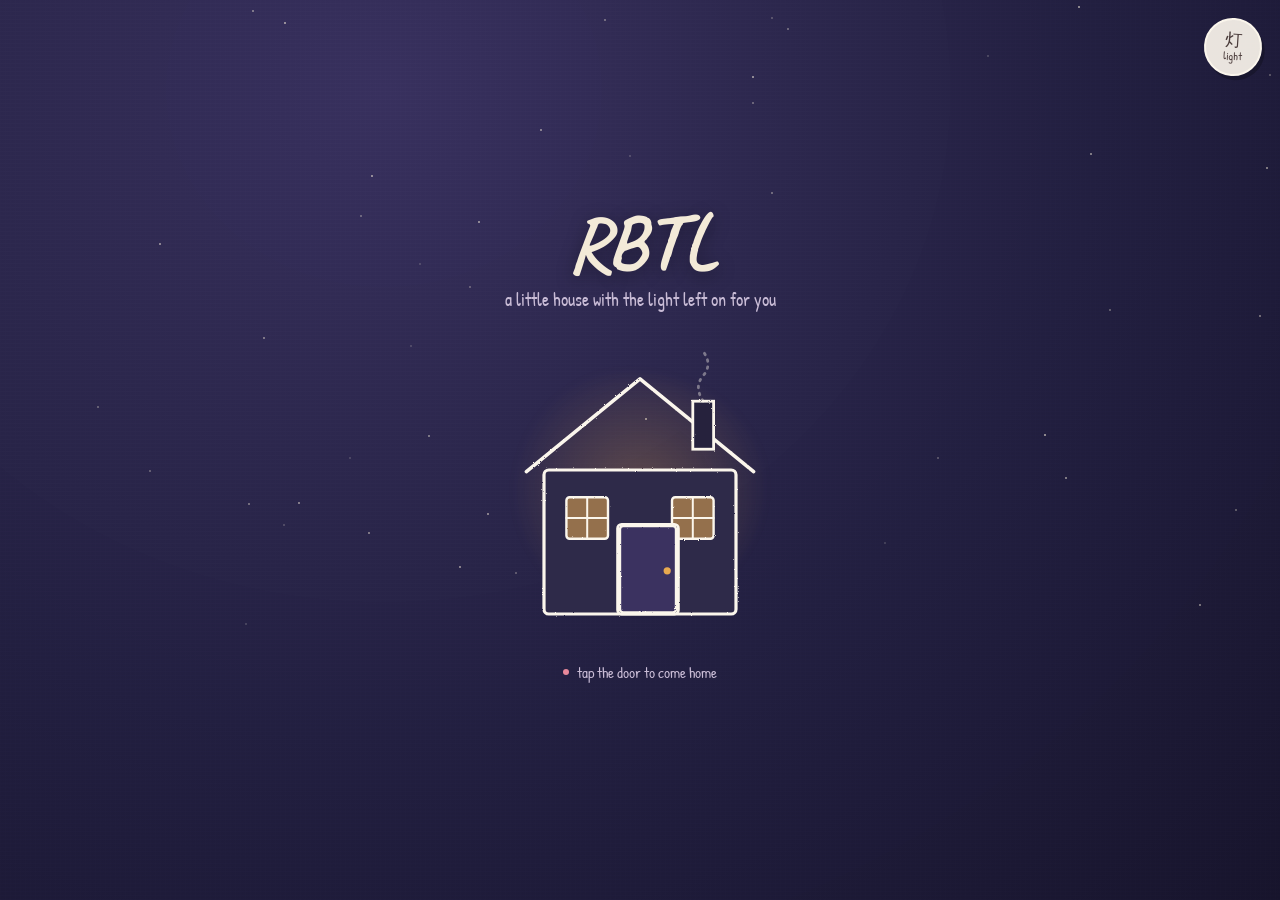
<file: frontend/index.html>
<!DOCTYPE html>
<html lang="en">
<head>
  <meta charset="UTF-8">
  <meta name="viewport" content="width=device-width, initial-scale=1.0, viewport-fit=cover">
  <title>RBTL · come home</title>
  <link rel="manifest" href="./manifest.webmanifest">
  <link rel="icon" type="image/png" sizes="32x32" href="./icons/favicon-32.png">
  <link rel="icon" type="image/png" sizes="16x16" href="./icons/favicon-16.png">
  <link rel="apple-touch-icon" href="./icons/apple-touch-icon.png">
  <meta name="theme-color" content="#fbf6ec">
  <meta name="apple-mobile-web-app-capable" content="yes">
  <meta name="apple-mobile-web-app-status-bar-style" content="black-translucent">
  <meta name="apple-mobile-web-app-title" content="RBTL">
  <link rel="stylesheet" href="css/intro.css">
</head>
<body>

  <svg class="defs-holder" xmlns="http://www.w3.org/2000/svg">
    <defs>
      <filter id="wobble" x="-30%" y="-30%" width="160%" height="160%">
        <feTurbulence type="fractalNoise" baseFrequency="0.9" numOctaves="2" seed="6" result="n"/>
        <feDisplacementMap in="SourceGraphic" in2="n" scale="2.4"/>
      </filter>

      <filter id="grainFilter">
        <feTurbulence type="fractalNoise" baseFrequency="0.85" numOctaves="2" stitchTiles="stitch" result="n"/>
        <feColorMatrix in="n" type="matrix" values="0 0 0 0 1  0 0 0 0 1  0 0 0 0 1  0 0 0 0.5 0"/>
      </filter>
    </defs>
  </svg>

  <section id="intro">
    <div class="intro-texture"></div>
    <div class="stars" id="stars"></div>

    <button class="intro-lamp" id="introLamp" type="button" aria-label="turn the intro light on or off">
      <span class="lamp-bulb">灯</span>
      <span class="lamp-label">light</span>
    </button>

    <div class="brand">
      <p class="mark">RBTL</p>
      <p class="sub">a little house with the light left on for you</p>
    </div>

    <button class="house-btn" id="doorBtn" aria-label="Open the door and come home">
      <div class="house-wrap">
        <div class="house-glow"></div>

        <svg viewBox="0 0 400 380" xmlns="http://www.w3.org/2000/svg" aria-hidden="true">
          <polyline class="roofline sketch" points="58,172 200,56 342,172" stroke-linejoin="round"></polyline>

          <rect class="wallline sketch" x="80" y="170" width="240" height="180" rx="6"></rect>

          <rect class="windowline sketch" x="108" y="204" width="52" height="52" rx="4"></rect>
          <path class="windowcross" d="M108 230h52M134 204v52"></path>

          <rect class="windowline sketch" x="240" y="204" width="52" height="52" rx="4"></rect>
          <path class="windowcross" d="M240 230h52M266 204v52"></path>

          <rect class="chimneyline sketch" x="266" y="84" width="26" height="60"></rect>
          <path class="smokeline" d="M279 84 q -12 -18 0 -32 q12 -14 0 -30"></path>

          <rect class="doorframeline sketch" x="172" y="238" width="76" height="112" rx="5"></rect>
          <rect class="door-light" x="172" y="238" width="76" height="112" rx="5"></rect>

          <g class="door-leaf">
            <rect class="door-panel sketch" x="175" y="240" width="70" height="108" rx="4"></rect>
            <circle class="door-knob" cx="234" cy="296" r="4.5"></circle>
          </g>
        </svg>

        <div class="porch-glow"></div>
      </div>
    </button>

    <p class="hint">
      <span class="dot"></span>
      tap the door to come home
    </p>
  </section>

  <button class="skip-btn" id="skipBtn" type="button">skip intro</button>
  <div id="flood"></div>

  <script src="js/intro.js"></script>
</body>
</html>
</file>
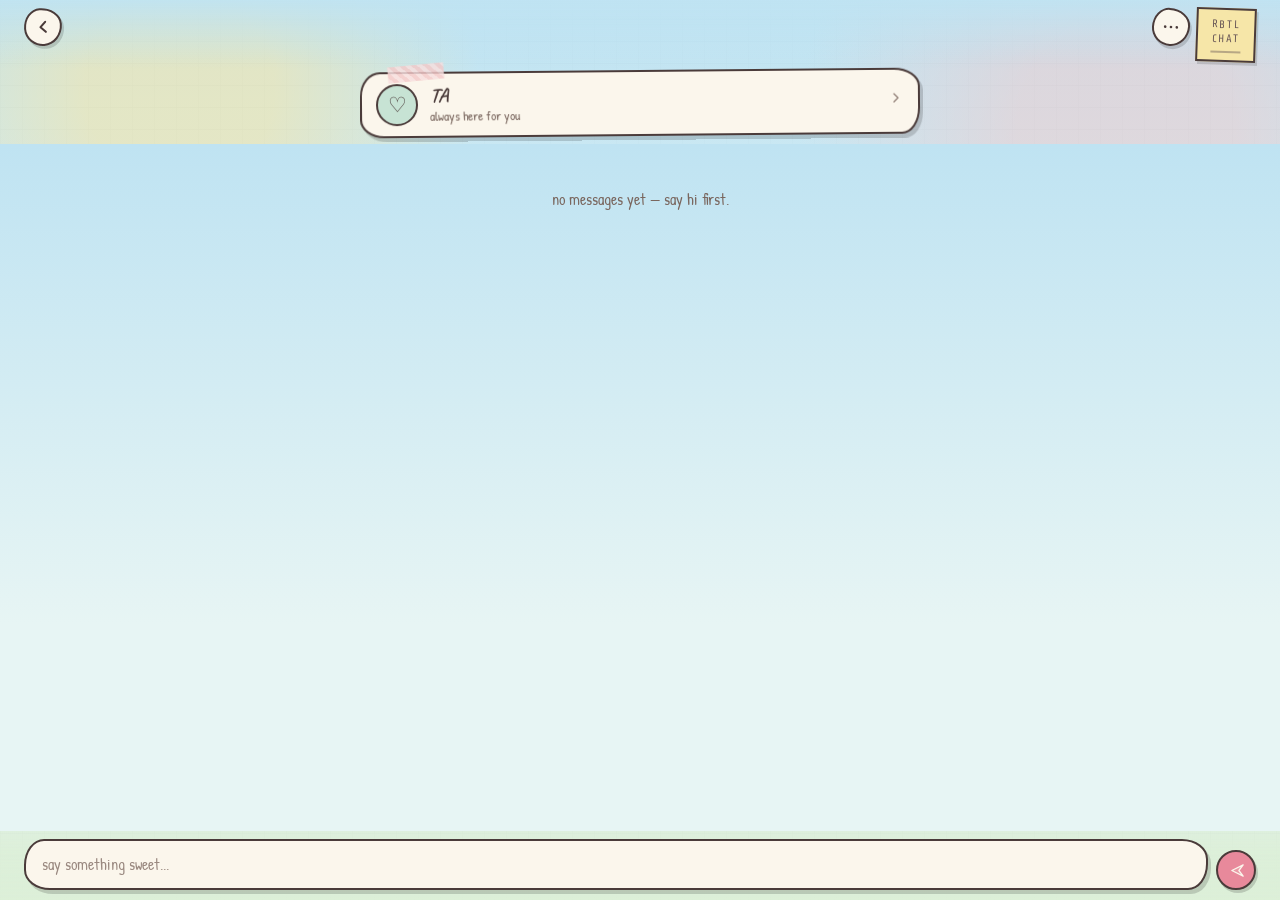
<file: frontend/chat.html>
<!DOCTYPE html>
<html lang="en">
<head>
  <meta charset="UTF-8" />
  <meta name="viewport" content="width=device-width, initial-scale=1.0, viewport-fit=cover" />
  <title>RBTL · Chat</title>
  <link rel="manifest" href="manifest.webmanifest">
  <meta name="theme-color" content="#232041">
  <link rel="icon" href="favicon.png" sizes="64x64" type="image/png">
  <link rel="apple-touch-icon" href="apple-touch-icon.png">
  <meta name="mobile-web-app-capable" content="yes">
  <meta name="apple-mobile-web-app-capable" content="yes">
  <meta name="apple-mobile-web-app-status-bar-style" content="black-translucent">
  <meta name="apple-mobile-web-app-title" content="RBTL">

  <style>
    @import url('https://fonts.googleapis.com/css2?family=Share+Tech&family=Patrick+Hand&family=Caveat:wght@600;700&display=swap');

    :root{
      --ink:#4a3b3a;
      --ink-soft:#6b5a58;
      --paper:#fbf6ec;
      --paper-dim:#f1e8d6;

      --tape-pink:#f3c9c9;
      --tape-yellow:#f6e6a8;
      --tape-mint:#c7e3d4;
      --tape-blue:#c8dff0;

      --rose:#e8899b;
      --gold:#e8a94f;
      --mint:#8fc98a;

      --sky-1:#bfe3f2;
      --sky-2:#e7f5f4;

      --text:#4a3b3a;
      --text-soft:#7a675f;
      --text-faint:#9a8980;

      --good:#5f9d6e;
      --danger:#b06a6f;

      --font-hand:'Patrick Hand', cursive;
      --font-script:'Caveat', cursive;
      --font-tech:'Share Tech', monospace;

      --shadow:3px 4px 0 rgba(0,0,0,.16);
      --ease:cubic-bezier(.42,0,.2,1);

      /* ----- chat-skin tokens (overridden per data-theme below) ----- */
      --chat-bg:linear-gradient(180deg, var(--sky-1) 0%, var(--sky-2) 70%);
      --chat-pad-top:10px;

      --bubble-them-bg:var(--paper);
      --bubble-them-fg:var(--ink);
      --bubble-them-radius:4px 18px 18px 18px;
      --bubble-them-border:2px solid var(--ink);
      --bubble-them-shadow:2px 3px 0 rgba(0,0,0,.14);
      --bubble-them-rotate:-.5deg;

      --bubble-me-bg:var(--tape-mint);
      --bubble-me-fg:var(--ink);
      --bubble-me-radius:18px 4px 18px 18px;
      --bubble-me-border:2px solid var(--ink);
      --bubble-me-shadow:2px 3px 0 rgba(0,0,0,.14);
      --bubble-me-rotate:.5deg;

      --composer-bg:var(--paper);
      --composer-radius:20px 26px 20px 26px/26px 20px 26px 20px;
      --composer-border:2px solid var(--ink);

      --show-receipts:none;
      --show-name-above:none;
      --show-composer-icons:none;
      --avatar-radius:50%;
    }

    /* ---------- theme: sticker (image-1 inspired) ---------- */
    body[data-theme="sticker"]{
      --chat-bg:linear-gradient(180deg, #bdeaf7 0%, #eef9fb 55%, #f7fdfe 100%);

      --bubble-them-bg:#ffe1ea;
      --bubble-them-fg:#3c3630;
      --bubble-them-radius:20px 20px 20px 6px;
      --bubble-them-border:none;
      --bubble-them-shadow:0 3px 8px rgba(60,54,48,.12);
      --bubble-them-rotate:0deg;

      --bubble-me-bg:#e3f97a;
      --bubble-me-fg:#3c3630;
      --bubble-me-radius:20px 20px 6px 20px;
      --bubble-me-border:none;
      --bubble-me-shadow:0 3px 8px rgba(60,54,48,.12);
      --bubble-me-rotate:0deg;

      --composer-bg:#ffffff;
      --composer-radius:999px;
      --composer-border:2px solid #2d6ee0;

      --show-receipts:inline-flex;
      --show-composer-icons:flex;
      --avatar-radius:50%;
    }

    /* ---------- theme: dm (image-2 inspired) ---------- */
    body[data-theme="dm"]{
      --chat-bg:linear-gradient(165deg, #fff27a 0%, #e9f97a 60%, #d8f28a 100%);

      --bubble-them-bg:#d8f2a3;
      --bubble-them-fg:#2c2c2c;
      --bubble-them-radius:4px 16px 16px 16px;
      --bubble-them-border:2px solid #232323;
      --bubble-them-shadow:2px 2px 0 rgba(0,0,0,.18);
      --bubble-them-rotate:0deg;

      --bubble-me-bg:#c6efb0;
      --bubble-me-fg:#2c2c2c;
      --bubble-me-radius:16px 4px 16px 16px;
      --bubble-me-border:2px solid #232323;
      --bubble-me-shadow:2px 2px 0 rgba(0,0,0,.18);
      --bubble-me-rotate:0deg;

      --composer-bg:#ffffff;
      --composer-radius:14px;
      --composer-border:2px solid #232323;

      --show-name-above:block;
      --avatar-radius:12px;
    }

    *{
      box-sizing:border-box;
      -webkit-tap-highlight-color:transparent;
    }

    html,
    body{
      margin:0;
      padding:0;
      height:100%;
    }

    body{
      position:relative;
      height:100vh;
      overflow:hidden;
      color:var(--text);
      font-family:var(--font-hand);
      font-size:16px;
      line-height:1.45;
      background:
        radial-gradient(circle at 14% 10%, rgba(246,230,168,.6) 0 7%, transparent 22%),
        radial-gradient(circle at 88% 14%, rgba(243,201,201,.5) 0 8%, transparent 24%),
        linear-gradient(180deg, var(--sky-1) 0%, var(--sky-2) 64%, #dcefd8 100%);
      -webkit-font-smoothing:antialiased;
      display:flex;
      flex-direction:column;
      transition:background .3s var(--ease);
    }

    body::before{
      content:"";
      position:fixed;
      inset:0;
      pointer-events:none;
      z-index:0;
      opacity:.16;
      background-image:
        repeating-linear-gradient(0deg, rgba(74,59,58,.08) 0 1px, transparent 1px 22px),
        repeating-linear-gradient(90deg, rgba(74,59,58,.05) 0 1px, transparent 1px 22px);
    }

    button,
    input,
    textarea{
      font:inherit;
      color:inherit;
    }

    button{
      cursor:pointer;
      border:none;
      background:none;
    }

    .hidden{
      display:none !important;
    }

    /* ---------- top bar ---------- */

    .bar{
      position:relative;
      z-index:30;
      flex:none;
      display:flex;
      align-items:flex-start;
      gap:6px;
      padding:calc(10px + env(safe-area-inset-top)) clamp(14px,5vw,24px) 6px;
      background:linear-gradient(180deg, rgba(191,227,242,.94), rgba(191,227,242,0));
    }

    .bar .icon{
      width:38px;
      height:38px;
      margin-top:-2px;
      display:grid;
      place-items:center;
      border-radius:44% 56% 50% 50% / 52% 45% 55% 48%;
      background:var(--paper);
      border:2px solid var(--ink);
      box-shadow:2px 3px 0 rgba(0,0,0,.15);
      color:var(--ink);
      transform:rotate(-4deg);
      transition:transform .15s var(--ease), box-shadow .15s var(--ease);
      flex:none;
    }

    .bar .icon:active{
      transform:rotate(-4deg) scale(.92);
      box-shadow:1px 2px 0 rgba(0,0,0,.16);
    }

    .bar .icon.more{
      transform:rotate(4deg);
    }

    .bar .icon.more:active{
      transform:rotate(4deg) scale(.92);
    }

    .bar .icon svg{
      width:20px;
      height:20px;
    }

    .bar .grow{
      flex:1;
    }

    .top-label{
      position:relative;
      margin-top:-2px;
      padding:8px 13px 7px;
      text-align:center;
      font-family:var(--font-tech);
      font-size:11px;
      letter-spacing:.16em;
      line-height:1.25;
      color:var(--ink-soft);
      background:var(--tape-yellow);
      border:2px solid var(--ink);
      box-shadow:2px 3px 0 rgba(0,0,0,.13);
      transform:rotate(2deg);
      flex:none;
    }

    .top-label .rule{
      display:block;
      width:30px;
      height:2px;
      background:var(--ink-soft);
      margin:5px auto 0;
      opacity:.45;
    }

    /* ---------- contact strip ---------- */

    .contact-strip{
      position:relative;
      z-index:5;
      flex:none;
      display:flex;
      align-items:center;
      gap:12px;
      margin:2px clamp(14px,5vw,24px) 8px;
      padding:10px 14px;
      background:var(--paper);
      border:2px solid var(--ink);
      border-radius:20px 26px 18px 24px/24px 18px 26px 18px;
      box-shadow:var(--shadow);
      transform:rotate(-.5deg);
      text-align:left;
      max-width:560px;
      align-self:center;
      width:calc(100% - 28px);
    }

    .contact-strip::before{
      content:"";
      position:absolute;
      top:-9px;
      left:26px;
      width:56px;
      height:16px;
      transform:rotate(-5deg);
      background:var(--tape-pink);
      opacity:.82;
      background-image:repeating-linear-gradient(45deg, rgba(255,255,255,.4) 0 4px, transparent 4px 8px);
    }

    .contact-strip .av{
      flex:none;
      width:42px;
      height:42px;
      border-radius:50%;
      background:var(--tape-mint);
      border:2px solid var(--ink);
      overflow:hidden;
      display:grid;
      place-items:center;
      font-size:21px;
    }

    .contact-strip .av img{
      width:100%;
      height:100%;
      object-fit:cover;
    }

    .contact-strip .who{
      min-width:0;
    }

    .contact-strip .who b{
      display:block;
      font-family:var(--font-script);
      font-weight:700;
      font-size:20px;
      line-height:1.1;
      color:var(--ink);
    }

    .contact-strip .who span{
      display:block;
      font-size:13px;
      color:var(--text-soft);
      white-space:nowrap;
      overflow:hidden;
      text-overflow:ellipsis;
    }

    .contact-strip .chev{
      margin-left:auto;
      flex:none;
      color:var(--text-faint);
    }

    .contact-strip .chev svg{
      width:16px;
      height:16px;
    }

    /* ---------- messages ---------- */

    .chat-wrap{
      position:relative;
      z-index:1;
      flex:1;
      min-height:0;
      overflow-y:auto;
      -webkit-overflow-scrolling:touch;
      background:var(--chat-bg);
      transition:background .3s var(--ease);
    }

    .messages{
      max-width:620px;
      margin:0 auto;
      padding:4px clamp(14px,5vw,24px) 18px;
      display:flex;
      flex-direction:column;
      gap:10px;
    }

    .day-chip{
      align-self:center;
      font-family:var(--font-tech);
      font-size:10.5px;
      letter-spacing:.08em;
      color:var(--text-soft);
      background:rgba(251,246,236,.85);
      border:1.5px solid rgba(74,59,58,.35);
      border-radius:10px;
      padding:3px 10px;
      margin:6px 0;
    }

    .msg-row{
      display:flex;
      align-items:flex-end;
      gap:8px;
      max-width:88%;
    }

    .msg-row.them{
      align-self:flex-start;
    }

    .msg-row.me{
      align-self:flex-end;
      flex-direction:row-reverse;
    }

    .msg-row .av{
      flex:none;
      width:30px;
      height:30px;
      border-radius:var(--avatar-radius);
      background:var(--tape-mint);
      border:2px solid var(--ink);
      overflow:hidden;
      display:grid;
      place-items:center;
      font-size:15px;
      margin-bottom:2px;
      transition:border-radius .3s var(--ease);
    }

    .msg-row .av img{
      width:100%;
      height:100%;
      object-fit:cover;
    }

    .msg-col{
      display:flex;
      flex-direction:column;
      min-width:0;
    }

    .msg-row.me .msg-col{
      align-items:flex-end;
    }

    .name-above{
      display:var(--show-name-above);
      font-size:12px;
      color:var(--text-soft);
      margin:0 0 2px 2px;
    }

    .bubble{
      position:relative;
      padding:10px 14px;
      font-size:15.5px;
      line-height:1.4;
      word-wrap:break-word;
      animation:popIn .28s var(--ease) both;
    }

    .msg-row.them .bubble{
      background:var(--bubble-them-bg);
      color:var(--bubble-them-fg);
      border-radius:var(--bubble-them-radius);
      border:var(--bubble-them-border);
      box-shadow:var(--bubble-them-shadow);
      transform:rotate(var(--bubble-them-rotate));
    }

    .msg-row.me .bubble{
      background:var(--bubble-me-bg);
      color:var(--bubble-me-fg);
      border-radius:var(--bubble-me-radius);
      border:var(--bubble-me-border);
      box-shadow:var(--bubble-me-shadow);
      transform:rotate(var(--bubble-me-rotate));
    }

    .bubble .meta{
      display:flex;
      align-items:center;
      gap:5px;
      margin-top:5px;
      justify-content:flex-end;
    }

    .msg-row.them .bubble .meta{
      justify-content:flex-start;
    }

    .bubble .time{
      font-family:var(--font-tech);
      font-size:10px;
      color:var(--text-faint);
    }

    .bubble .receipt{
      display:var(--show-receipts);
      font-size:10px;
      color:#2d6ee0;
    }

    .msg-image{
      display:block;
      max-width:min(220px, 52vw);
      width:100%;
      border-radius:14px;
      margin-bottom:4px;
    }

    .msg-image-caption{
      margin-top:2px;
    }

    .msg-reaction{
      position:absolute;
      right:-6px;
      bottom:-10px;
      width:22px;
      height:22px;
      border-radius:50%;
      background:var(--paper);
      border:2px solid var(--ink);
      display:grid;
      place-items:center;
      font-size:12px;
      box-shadow:1px 2px 0 rgba(0,0,0,.15);
      animation:popIn .25s var(--ease) both;
    }

    .msg-row.them .msg-reaction{
      right:auto;
      left:-6px;
    }

    .typing-dots{
      display:inline-flex;
      gap:4px;
      padding:2px 2px;
    }

    .typing-dots span{
      width:6px;
      height:6px;
      border-radius:50%;
      background:var(--ink-soft);
      opacity:.5;
      animation:typingBounce 1.1s ease-in-out infinite;
    }

    .typing-dots span:nth-child(2){
      animation-delay:.15s;
    }

    .typing-dots span:nth-child(3){
      animation-delay:.3s;
    }

    @keyframes typingBounce{
      0%,60%,100%{
        transform:translateY(0);
        opacity:.4;
      }
      30%{
        transform:translateY(-4px);
        opacity:.9;
      }
    }

    @keyframes popIn{
      from{
        opacity:0;
        transform:translateY(8px) scale(.97);
      }
    }

    .empty-chat{
      text-align:center;
      color:var(--text-soft);
      padding:40px 20px;
    }

    /* ---------- composer ---------- */

    .composer{
      position:relative;
      z-index:20;
      flex:none;
      display:flex;
      align-items:flex-end;
      gap:8px;
      padding:8px clamp(14px,5vw,24px) calc(10px + env(safe-area-inset-bottom));
      background:linear-gradient(0deg, rgba(220,239,216,.96) 0%, rgba(220,239,216,.7) 70%, transparent 100%);
    }

    .composer-icons{
      display:var(--show-composer-icons);
      align-items:center;
      gap:6px;
      flex:none;
    }

    .composer-icons button{
      width:34px;
      height:34px;
      border-radius:50%;
      display:grid;
      place-items:center;
      color:#2d6ee0;
    }

    .composer-icons svg{
      width:19px;
      height:19px;
    }

    .composer-field{
      flex:1;
      min-width:0;
      display:flex;
      align-items:center;
      background:var(--composer-bg);
      border:var(--composer-border);
      border-radius:var(--composer-radius);
      box-shadow:var(--shadow);
      padding:2px 6px 2px 16px;
      transition:background .3s var(--ease), border-radius .3s var(--ease);
    }

    .composer-field textarea{
      flex:1;
      min-width:0;
      border:none;
      background:none;
      outline:none;
      resize:none;
      max-height:96px;
      padding:10px 0;
      font-family:var(--font-hand);
      font-size:16px;
      color:var(--ink);
    }

    .composer-field textarea::placeholder{
      color:var(--text-faint);
    }

    .send-btn{
      flex:none;
      width:40px;
      height:40px;
      border-radius:50%;
      background:var(--rose);
      border:2px solid var(--ink);
      color:var(--paper);
      display:grid;
      place-items:center;
      box-shadow:2px 3px 0 rgba(0,0,0,.16);
      transition:transform .15s var(--ease);
    }

    .send-btn:active{
      transform:scale(.92);
    }

    .send-btn svg{
      width:17px;
      height:17px;
      margin-left:2px;
    }

    /* ---------- toast ---------- */

    .toast{
      position:fixed;
      left:50%;
      bottom:96px;
      transform:translate(-50%,10px) rotate(-2deg);
      background:var(--tape-yellow);
      border:2px solid var(--ink);
      color:var(--ink);
      padding:9px 18px;
      border-radius:6px 18px 6px 18px/18px 6px 18px 6px;
      font-family:var(--font-hand);
      font-size:15px;
      opacity:0;
      pointer-events:none;
      z-index:90;
      transition:opacity .3s var(--ease), transform .3s var(--ease);
      box-shadow:2px 3px 0 rgba(0,0,0,.18);
    }

    .toast.show{
      opacity:1;
      transform:translate(-50%,0) rotate(-2deg);
    }

    /* ---------- generic modal/sheet (chat settings) ---------- */

    .modal{
      position:fixed;
      inset:0;
      z-index:70;
      display:grid;
      place-items:center;
      padding:18px;
      background:rgba(35,32,65,.48);
      backdrop-filter:blur(7px);
      animation:fade .25s;
    }

    .sheet{
      position:relative;
      width:100%;
      max-width:420px;
      max-height:88vh;
      overflow-y:auto;
      border-radius:24px 18px 28px 20px / 18px 28px 20px 24px;
      padding:25px 20px 22px;
      background:var(--paper);
      border:2.5px solid var(--ink);
      box-shadow:5px 7px 0 rgba(0,0,0,.18);
      animation:sheetIn .32s cubic-bezier(.22,1,.36,1) both;
    }

    .sheet::before{
      content:"";
      position:absolute;
      top:-10px;
      left:50%;
      width:86px;
      height:22px;
      transform:translateX(-50%) rotate(-5deg);
      background:var(--tape-yellow);
      opacity:.84;
      background-image:repeating-linear-gradient(45deg, rgba(255,255,255,.4) 0 4px, transparent 4px 8px);
    }

    .sheet-x{
      position:absolute;
      top:12px;
      right:12px;
      width:32px;
      height:32px;
      display:grid;
      place-items:center;
      border-radius:50%;
      background:var(--tape-pink);
      border:2px solid var(--ink);
      color:var(--ink);
      font-size:18px;
      line-height:1;
      box-shadow:2px 2px 0 rgba(0,0,0,.12);
    }

    .sheet .fh{
      font-family:var(--font-script);
      font-weight:700;
      font-size:30px;
      line-height:1;
      text-align:center;
      margin:0 0 4px;
      color:var(--ink);
    }

    .sheet .fsub{
      font-family:var(--font-hand);
      font-size:14px;
      color:var(--text-soft);
      text-align:center;
      margin:0 0 16px;
    }

    .sheet h4{
      font-family:var(--font-tech);
      font-size:11px;
      letter-spacing:.06em;
      text-transform:uppercase;
      color:var(--text-soft);
      margin:18px 2px 8px;
    }

    .theme-grid{
      display:grid;
      grid-template-columns:repeat(3, 1fr);
      gap:8px;
    }

    .theme-opt{
      border:2px solid transparent;
      border-radius:14px;
      padding:8px 6px;
      text-align:center;
      background:var(--paper-dim);
      transition:transform .15s var(--ease), border-color .15s var(--ease);
    }

    .theme-opt.selected{
      border-color:var(--ink);
      transform:translateY(-2px);
    }

    .theme-swatch{
      width:100%;
      height:34px;
      border-radius:10px;
      margin-bottom:6px;
      border:1.5px solid rgba(0,0,0,.18);
    }

    .theme-swatch.doodle{
      background:linear-gradient(135deg, var(--paper) 50%, var(--tape-mint) 50%);
    }

    .theme-swatch.sticker{
      background:linear-gradient(135deg, #ffe1ea 50%, #e3f97a 50%);
    }

    .theme-swatch.dm{
      background:linear-gradient(135deg, #fff27a 50%, #c6efb0 50%);
    }

    .theme-opt span{
      font-size:12px;
      color:var(--ink);
    }

    .toggle-row{
      display:flex;
      align-items:center;
      justify-content:space-between;
      margin-top:14px;
      padding:2px 2px 0;
    }

    .toggle-row .tl{
      font-size:15px;
      color:var(--ink);
    }

    .toggle-row .ts{
      display:block;
      font-size:12px;
      color:var(--text-faint);
    }

    .switch{
      position:relative;
      width:44px;
      height:25px;
      flex:none;
      border-radius:14px;
      background:var(--paper-dim);
      border:2px solid var(--ink);
      transition:background .2s var(--ease);
    }

    .switch::after{
      content:"";
      position:absolute;
      top:1px;
      left:1px;
      width:17px;
      height:17px;
      border-radius:50%;
      background:var(--ink-soft);
      transition:transform .2s var(--ease), background .2s var(--ease);
    }

    .switch.on{
      background:var(--tape-mint);
    }

    .switch.on::after{
      transform:translateX(19px);
      background:var(--rose);
    }

    .sheet label{
      display:block;
      font-family:var(--font-tech);
      font-size:11px;
      color:var(--text-soft);
      margin:14px 2px 5px;
      letter-spacing:.05em;
      text-transform:uppercase;
    }

    .sheet input[type=text]{
      width:100%;
      padding:11px 13px;
      border:2px solid var(--ink);
      border-radius:14px 18px 14px 18px;
      background:#fffaf0;
      color:var(--ink);
      font-family:var(--font-hand);
      font-size:15px;
      outline:none;
      box-shadow:2px 2px 0 rgba(0,0,0,.09);
    }

    .backend-status{
      display:flex;
      align-items:center;
      gap:7px;
      margin:6px 2px 0;
      font-size:13px;
      color:var(--text-soft);
    }

    .backend-status .dot{
      width:9px;
      height:9px;
      border-radius:50%;
      background:var(--text-faint);
      flex:none;
    }

    .backend-status.live .dot{
      background:var(--good);
    }

    .backend-hint{
      font-size:12px;
      color:var(--text-faint);
      margin:6px 2px 0;
      line-height:1.4;
    }

    .sheet .row{
      display:flex;
      gap:10px;
      margin-top:20px;
    }

    .sheet .row button{
      flex:1;
      padding:12px;
      border-radius:15px 20px 15px 20px / 20px 15px 20px 15px;
      font-family:var(--font-hand);
      font-size:15px;
      transition:transform .15s;
      border:2px solid var(--ink);
      box-shadow:2px 3px 0 rgba(0,0,0,.14);
    }

    .sheet .row .ghost{
      flex:0 0 42%;
      background:var(--paper-dim);
      color:var(--ink-soft);
    }

    .sheet .row .send{
      background:var(--tape-mint);
      color:var(--ink);
    }

    @keyframes fade{
      from{
        opacity:0;
      }
    }

    @keyframes sheetIn{
      from{
        opacity:0;
        transform:translateY(22px) scale(.96) rotate(-1deg);
      }
    }

    /* ---------- profile dossier (full-screen) ---------- */

    .profile-view{
      position:fixed;
      inset:0;
      z-index:80;
      overflow-y:auto;
      background:
        radial-gradient(ellipse at 20% 0%, rgba(232,169,79,.25), transparent 50%),
        linear-gradient(160deg, #cfa77c 0%, #b6835a 55%, #9c6c48 100%);
      padding:26px 16px calc(40px + env(safe-area-inset-bottom));
      animation:fade .25s;
    }

    .profile-close{
      position:sticky;
      top:0;
      float:right;
      margin:0 4px 8px 0;
      background:var(--paper);
      border:2px solid var(--ink);
      color:var(--ink);
      padding:7px 14px;
      border-radius:14px 18px 16px 20px/18px 14px 20px 16px;
      font-family:var(--font-hand);
      font-size:14px;
      box-shadow:2px 3px 0 rgba(0,0,0,.2);
      z-index:2;
    }

    .clipboard{
      position:relative;
      max-width:480px;
      margin:34px auto 0;
    }

    .clip{
      position:absolute;
      left:50%;
      top:-22px;
      transform:translateX(-50%);
      width:88px;
      height:34px;
      background:linear-gradient(180deg, #ded4c4, #b9ab92);
      border:2px solid #5a4c38;
      border-radius:10px 10px 6px 6px;
      z-index:3;
      box-shadow:0 3px 4px rgba(0,0,0,.25);
    }

    .clip::after{
      content:"";
      position:absolute;
      left:50%;
      top:50%;
      transform:translate(-50%,-50%);
      width:26px;
      height:12px;
      border-radius:50%;
      background:#8a7a5f;
      border:2px solid #5a4c38;
    }

    .board{
      position:relative;
      background:var(--paper);
      border:2.5px solid var(--ink);
      border-radius:14px;
      padding:34px 20px 24px;
      box-shadow:5px 7px 0 rgba(0,0,0,.25);
    }

    .board .tape-a,
    .board .tape-b{
      position:absolute;
      width:64px;
      height:20px;
      opacity:.85;
      background-image:repeating-linear-gradient(45deg, rgba(255,255,255,.4) 0 4px, transparent 4px 8px);
    }

    .board .tape-a{
      top:-10px;
      left:22px;
      transform:rotate(-6deg);
      background-color:var(--tape-yellow);
    }

    .board .tape-b{
      bottom:-10px;
      right:26px;
      transform:rotate(5deg);
      background-color:var(--tape-mint);
    }

    .ticket{
      position:absolute;
      top:14px;
      right:16px;
      background:var(--paper);
      border:1.5px dashed var(--ink-soft);
      border-radius:6px;
      padding:5px 8px;
      font-family:var(--font-tech);
      font-size:9px;
      line-height:1.3;
      text-align:center;
      color:var(--text-soft);
      transform:rotate(4deg);
    }

    .board-head{
      text-align:center;
      margin-bottom:16px;
    }

    .board-head .tag{
      display:inline-block;
      font-family:var(--font-tech);
      font-size:10px;
      letter-spacing:.2em;
      color:var(--text-soft);
      background:var(--paper-dim);
      border:1.5px solid var(--ink-soft);
      border-radius:20px;
      padding:2px 10px;
      margin-bottom:6px;
    }

    .board-head h1{
      font-family:var(--font-script);
      font-weight:700;
      font-size:34px;
      margin:0;
      color:var(--ink);
      transform:rotate(-1deg);
    }

    .polaroid{
      width:150px;
      margin:0 auto 12px;
      background:#fff;
      border:1px solid #ddd;
      border-radius:2px;
      padding:10px 10px 26px;
      box-shadow:3px 5px 10px rgba(0,0,0,.2);
      transform:rotate(-2deg);
      text-align:center;
    }

    .photo-slot{
      width:100%;
      aspect-ratio:1/1;
      border-radius:2px;
      background:var(--tape-mint);
      border:2px solid var(--ink);
      display:grid;
      place-items:center;
      font-size:44px;
      overflow:hidden;
    }

    .photo-slot img{
      width:100%;
      height:100%;
      object-fit:cover;
    }

    .photo-actions{
      display:flex;
      justify-content:center;
      gap:10px;
      margin-top:8px;
      flex-wrap:wrap;
    }

    .photo-upload-btn,
    .photo-clear-btn{
      display:inline-block;
      font-size:12px;
      color:var(--rose);
      text-decoration:underline;
      text-underline-offset:2px;
      cursor:pointer;
    }

    .avatar-picker{
      display:flex;
      justify-content:center;
      gap:8px;
      flex-wrap:wrap;
      margin:2px 0 18px;
    }

    .avatar-opt{
      width:36px;
      height:36px;
      border-radius:50%;
      background:var(--paper-dim);
      border:2px solid transparent;
      font-size:17px;
      display:grid;
      place-items:center;
      transition:transform .15s var(--ease), border-color .15s var(--ease);
    }

    .avatar-opt.selected{
      border-color:var(--ink);
      background:var(--tape-mint);
      transform:scale(1.08);
    }

    .field-list{
      display:flex;
      flex-direction:column;
      gap:2px;
    }

    .field{
      display:flex;
      align-items:baseline;
      gap:8px;
      padding:8px 2px;
      border-bottom:1.5px dashed rgba(74,59,58,.28);
    }

    .field label{
      flex:0 0 108px;
      font-family:var(--font-tech);
      font-size:10.5px;
      letter-spacing:.04em;
      text-transform:uppercase;
      color:var(--text-soft);
    }

    .field input{
      flex:1;
      min-width:0;
      border:none;
      background:none;
      outline:none;
      font-family:var(--font-hand);
      font-size:15px;
      color:var(--ink);
      padding:2px 0;
    }

    .field input::placeholder{
      color:var(--text-faint);
    }

    .stickers{
      display:flex;
      justify-content:center;
      gap:16px;
      font-size:20px;
      margin:16px 0 4px;
      opacity:.85;
    }

    .profile-actions{
      display:flex;
      gap:10px;
      margin-top:18px;
    }

    .profile-actions button{
      flex:1;
      padding:12px;
      border-radius:15px 20px 15px 20px / 20px 15px 20px 15px;
      font-family:var(--font-hand);
      font-size:15px;
      border:2px solid var(--ink);
      box-shadow:2px 3px 0 rgba(0,0,0,.14);
      transition:transform .15s var(--ease);
    }

    .profile-actions .ghost{
      background:var(--paper-dim);
      color:var(--ink-soft);
      flex:0 0 40%;
    }

    .profile-actions .send{
      background:var(--tape-mint);
      color:var(--ink);
    }

    .danger-row{
      margin-top:18px;
      text-align:center;
    }

    .danger-btn{
      font-family:var(--font-hand);
      font-size:13px;
      color:var(--danger);
      text-decoration:underline;
      text-underline-offset:3px;
    }

    @media (prefers-reduced-motion:reduce){
      *{
        animation:none !important;
        transition-duration:.15s !important;
      }
    }
  </style>
</head>
<body data-theme="doodle">

  <div class="bar">
    <button class="icon" id="backBtn" aria-label="Back to desktop">
      <svg viewBox="0 0 24 24" fill="none">
        <path d="M15 18l-6-6 6-6" stroke="currentColor" stroke-width="2.5" stroke-linecap="round" stroke-linejoin="round"/>
      </svg>
    </button>

    <div class="grow"></div>

    <button class="icon more" id="chatSettingsBtn" aria-label="Chat settings">
      <svg viewBox="0 0 24 24" fill="none">
        <circle cx="5" cy="12" r="1.6" fill="currentColor"/>
        <circle cx="12" cy="12" r="1.6" fill="currentColor"/>
        <circle cx="19" cy="12" r="1.6" fill="currentColor"/>
      </svg>
    </button>

    <div class="top-label">RBTL<br>CHAT<span class="rule"></span></div>
  </div>

  <button class="contact-strip" id="contactStrip" type="button">
    <div class="av" id="stripAvatar">♡</div>
    <div class="who">
      <b id="stripName">TA</b>
      <span id="stripMood">always here for you</span>
    </div>
    <div class="chev">
      <svg viewBox="0 0 24 24" fill="none"><path d="M9 6l6 6-6 6" stroke="currentColor" stroke-width="2.2" stroke-linecap="round" stroke-linejoin="round"/></svg>
    </div>
  </button>

  <main class="chat-wrap" id="chatWrap">
    <div class="messages" id="messages"></div>
  </main>

  <div class="composer">
    <div class="composer-icons">
      <button type="button" data-decor="camera" aria-label="camera">
        <svg viewBox="0 0 24 24" fill="none"><path d="M4 8h3l1.5-2h7L17 8h3v11H4V8Z" stroke="currentColor" stroke-width="1.8" stroke-linejoin="round"/><circle cx="12" cy="13.5" r="3.4" stroke="currentColor" stroke-width="1.8"/></svg>
      </button>
      <button type="button" data-decor="gallery" aria-label="gallery">
        <svg viewBox="0 0 24 24" fill="none"><rect x="3.5" y="5" width="17" height="14" rx="2" stroke="currentColor" stroke-width="1.8"/><circle cx="8.5" cy="10" r="1.4" fill="currentColor"/><path d="M5 17l4.5-4.5 3 2.8L17 10l3 4.5" stroke="currentColor" stroke-width="1.7" stroke-linejoin="round"/></svg>
      </button>
    </div>

    <div class="composer-field">
      <textarea id="msgInput" rows="1" placeholder="say something sweet..."></textarea>
    </div>

    <div class="composer-icons">
      <button type="button" data-decor="mic" aria-label="voice message">
        <svg viewBox="0 0 24 24" fill="none"><rect x="9" y="3.5" width="6" height="11" rx="3" stroke="currentColor" stroke-width="1.8"/><path d="M6 11.5a6 6 0 0 0 12 0M12 17.5v3" stroke="currentColor" stroke-width="1.8" stroke-linecap="round"/></svg>
      </button>
    </div>

    <button class="send-btn" id="sendBtn" aria-label="Send">
      <svg viewBox="0 0 24 24" fill="none"><path d="M4 12l16-8-6 8 6 8-16-8Z" stroke="currentColor" stroke-width="1.8" stroke-linejoin="round" fill="currentColor" fill-opacity=".15"/></svg>
    </button>
  </div>

  <div class="toast" id="toast"></div>

  <!-- ---------- chat settings sheet: theme + notifications + backend ---------- -->
  <div class="modal hidden" id="chatSettingsModal" aria-hidden="true">
    <div class="sheet">
      <button class="sheet-x" id="chatSettingsClose" aria-label="Close">✕</button>

      <p class="fh">Chat settings</p>
      <p class="fsub">pick a look, and wire up who's really replying.</p>

      <h4>Chat style</h4>
      <div class="theme-grid" id="themeGrid">
        <button class="theme-opt" data-theme-id="doodle" type="button">
          <div class="theme-swatch doodle"></div>
          <span>Doodle</span>
        </button>
        <button class="theme-opt" data-theme-id="sticker" type="button">
          <div class="theme-swatch sticker"></div>
          <span>Sticker</span>
        </button>
        <button class="theme-opt" data-theme-id="dm" type="button">
          <div class="theme-swatch dm"></div>
          <span>DM</span>
        </button>
      </div>

      <div class="toggle-row">
        <div>
          <span class="tl">Message notifications</span>
          <span class="ts">little bump when a reply lands</span>
        </div>
        <div class="switch" id="notifySwitch"></div>
      </div>

      <div class="toggle-row">
        <div>
          <span class="tl">Lock-screen push</span>
          <span class="ts" id="pushHint">reach me when the app is closed</span>
        </div>
        <div class="switch" id="pushSwitch"></div>
      </div>

      <h4>Backend connection</h4>
      <div class="backend-status" id="backendStatus">
        <span class="dot"></span>
        <span id="backendStatusText">checking the relay…</span>
      </div>

      <label for="backendUrlInput">Relay URL</label>
      <input type="text" id="backendUrlInput" placeholder="leave blank to auto-detect" />
      <p class="backend-hint">
        Blank uses same-origin <code>/relay</code>, which the nginx in front of this page
        proxies. Set it only when the relay is on another origin.
      </p>

      <label for="secretInput">Connection key</label>
      <input type="password" id="secretInput" placeholder="RELAY_SECRET" autocomplete="off" />
      <p class="backend-hint">
        The relay's <code>RELAY_SECRET</code>. Stored on this device only.
      </p>

      <div class="row">
        <button class="ghost" id="chatSettingsCancel" type="button">Cancel</button>
        <button class="send" id="chatSettingsSave" type="button">Save</button>
      </div>
    </div>
  </div>

  <!-- ---------- profile dossier ---------- -->
  <div class="profile-view hidden" id="profileView" aria-hidden="true">
    <button class="profile-close" id="profileClose" type="button">✕ close</button>

    <div class="clipboard">
      <div class="clip"></div>

      <div class="board">
        <div class="tape-a"></div>
        <div class="tape-b"></div>
        <div class="ticket">RBTL<br>CHAT PASS</div>

        <div class="board-head">
          <span class="tag">PROFILE</span>
          <h1 id="profileHeading">TA</h1>
        </div>

        <div class="polaroid">
          <div class="photo-slot" id="photoSlot">♡</div>
          <div class="photo-actions">
            <label class="photo-upload-btn">
              change photo
              <input type="file" id="photoInput" accept="image/*" hidden>
            </label>
            <span class="photo-clear-btn" id="photoClearBtn">remove photo</span>
          </div>
        </div>

        <div class="avatar-picker" id="profileAvatarPicker"></div>

        <div class="field-list">
          <div class="field"><label for="pName">Nickname</label><input id="pName" type="text" placeholder="TA"></div>
          <div class="field"><label for="pMood">Status</label><input id="pMood" type="text" placeholder="always here for you"></div>
          <div class="field"><label for="pBirthday">Birthday</label><input id="pBirthday" type="text" placeholder="MM / DD"></div>
          <div class="field"><label for="pRole">Role</label><input id="pRole" type="text" placeholder="e.g. the calm one"></div>
          <div class="field"><label for="pPersonality">Personality</label><input id="pPersonality" type="text"></div>
          <div class="field"><label for="pHobby">Hobby &amp; skill</label><input id="pHobby" type="text"></div>
          <div class="field"><label for="pCharm">Charm point</label><input id="pCharm" type="text"></div>
          <div class="field"><label for="pCatch">Catchphrase</label><input id="pCatch" type="text"></div>
          <div class="field"><label for="pLikes">Likes</label><input id="pLikes" type="text"></div>
          <div class="field"><label for="pDislikes">Dislikes</label><input id="pDislikes" type="text"></div>
          <div class="field"><label for="pDream">Dream</label><input id="pDream" type="text"></div>
          <div class="field"><label for="pMotto">Motto</label><input id="pMotto" type="text"></div>
          <div class="field"><label for="pSecret">Secret</label><input id="pSecret" type="text"></div>
          <div class="field"><label for="pNotes">Notes</label><input id="pNotes" type="text"></div>
        </div>

        <div class="stickers">
          <span>🎵</span><span>📎</span><span>⭐</span><span>🐬</span>
        </div>

        <div class="profile-actions">
          <button class="ghost" id="profileCancel" type="button">Cancel</button>
          <button class="send" id="profileSave" type="button">Save</button>
        </div>

        <div class="danger-row">
          <button class="danger-btn" id="clearHistoryBtn" type="button">clear chat history</button>
        </div>
      </div>
    </div>
  </div>

  <script>
    (function(){
      "use strict";

      const $ = (id) => document.getElementById(id);

      const PROFILE_KEY = "rbtl-chat-profile-v1";
      const LEGACY_CONTACT_KEY = "rbtl-chat-contact-v1";
      const HISTORY_KEY = "rbtl-chat-history-v1";
      const NOTIFY_KEY = "rbtl-chat-notify-v1";
      const THEME_KEY = "rbtl-chat-theme-v1";
      // Shared with memories.html — one relay, one key, set it in either page.
      const BACKEND_URL_KEY = "rbtl-relay-url-v1";
      const SECRET_KEY = "rbtl-relay-secret-v1";

      const AVATARS = ["♡", "✿", "☕", "🌙", "🐻", "⭐"];

      // ---------------------------------------------------------------
      // BACKEND INTEGRATION — RBTL relay
      //
      // The relay is asynchronous: POST /app/send only returns {id}
      // ("stored"). The AI's reply arrives later over the SSE stream, so
      // every message — including the echo of your own — is rendered from
      // the stream, never from a request's return value.
      //
      //   GET  /app/history?since=&limit=  -> { messages: [...] }
      //   POST /app/send  { text }         -> { id }
      //   GET  /app/stream?token=          -> SSE
      //   POST /app/ping                   -> foreground heartbeat
      //
      // Message shape: { id, ts, from:"human"|"ai", kind, text, meta }
      // Stream also carries { type:"typing", active } and { type:"ping" }.
      // Auth: `Authorization: Bearer <RELAY_SECRET>` on every request;
      // SSE uses ?token= because EventSource cannot set headers.
      //
      // Leave BACKEND_URL_DEFAULT blank to auto-detect (localhost -> the
      // relay on :3011, anywhere else -> same-origin /relay behind nginx).
      // ---------------------------------------------------------------
      const BACKEND_URL_DEFAULT = "";

      const DEFAULT_PROFILE = {
        avatar:"♡", name:"TA", mood:"always here for you", photo:"",
        birthday:"", role:"", personality:"", hobby:"", charm:"",
        catchphrase:"", likes:"", dislikes:"", dream:"", motto:"",
        secret:"", notes:""
      };

      function loadProfile(){
        try{
          const raw = JSON.parse(localStorage.getItem(PROFILE_KEY));
          if (raw) return Object.assign({}, DEFAULT_PROFILE, raw);
        }catch(error){ /* fall through */ }

        try{
          const legacy = JSON.parse(localStorage.getItem(LEGACY_CONTACT_KEY));
          if (legacy) return Object.assign({}, DEFAULT_PROFILE, legacy);
        }catch(error){ /* fall through */ }

        return Object.assign({}, DEFAULT_PROFILE);
      }

      function saveProfile(data){
        try{
          localStorage.setItem(PROFILE_KEY, JSON.stringify(data));
        }catch(error){ /* storage unavailable, skip */ }
      }

      function loadNotify(){
        try{
          const raw = localStorage.getItem(NOTIFY_KEY);
          return raw === null ? true : raw === "1";
        }catch(error){
          return true;
        }
      }

      function saveNotify(on){
        try{
          localStorage.setItem(NOTIFY_KEY, on ? "1" : "0");
        }catch(error){ /* skip */ }
      }

      function loadTheme(){
        try{
          return localStorage.getItem(THEME_KEY) || "doodle";
        }catch(error){
          return "doodle";
        }
      }

      function saveTheme(theme){
        try{
          localStorage.setItem(THEME_KEY, theme);
        }catch(error){ /* skip */ }
      }

      function loadBackendUrl(){
        try{
          return localStorage.getItem(BACKEND_URL_KEY) || BACKEND_URL_DEFAULT;
        }catch(error){
          return BACKEND_URL_DEFAULT;
        }
      }

      function saveBackendUrl(url){
        try{
          localStorage.setItem(BACKEND_URL_KEY, url);
        }catch(error){ /* skip */ }
      }

      function loadSecret(){
        try{
          return localStorage.getItem(SECRET_KEY) || "";
        }catch(error){
          return "";
        }
      }

      function saveSecret(value){
        try{
          localStorage.setItem(SECRET_KEY, value);
        }catch(error){ /* skip */ }
      }

      // Cache only — the relay is the source of truth. This exists so a
      // reload paints instantly (and still shows something when the relay
      // is unreachable) before the server history replaces it.
      function loadHistory(){
        try{
          const raw = JSON.parse(localStorage.getItem(HISTORY_KEY));
          if (Array.isArray(raw)) return raw;
        }catch(error){ /* skip */ }
        return [];
      }

      function saveHistory(list){
        try{
          localStorage.setItem(HISTORY_KEY, JSON.stringify(list));
        }catch(error){ /* skip */ }
      }

      let profile = loadProfile();
      let history = loadHistory();
      let notifyOn = loadNotify();
      let theme = loadTheme();
      let backendUrl = loadBackendUrl();
      let secret = loadSecret();

      let pendingAvatar = profile.avatar;
      let pendingPhoto = profile.photo;

      let clearArmed = false;
      let clearArmTimer = null;
      let toastTimer = null;

      let stream = null;
      let streamState = "offline";        // offline | connecting | live | unauthorized
      let authProbeInFlight = false;
      const seenIds = new Set();          // relay message ids already rendered

      // Same-origin by default: the nginx in front of this page also proxies
      // /relay/ to the relay, so the page and the API always share a host and
      // no CORS is involved. Set Relay URL explicitly only for a split-origin
      // deploy (this on Vercel, the relay on Render).
      function apiBase(){
        if (backendUrl) return backendUrl.replace(/\/+$/, "");
        return "/relay";
      }

      function authHeaders(){
        return { "Authorization": "Bearer " + secret };
      }

      function pad(n){
        return n < 10 ? "0" + n : "" + n;
      }

      function formatTime(ts){
        const d = new Date(ts);
        return pad(d.getHours()) + ":" + pad(d.getMinutes());
      }

      function escapeHtml(str){
        return String(str ?? "")
          .replaceAll("&", "&amp;")
          .replaceAll("<", "&lt;")
          .replaceAll(">", "&gt;")
          .replaceAll('"', "&quot;")
          .replaceAll("'", "&#039;");
      }

      function showToast(text){
        const toast = $("toast");
        toast.textContent = text;
        toast.classList.add("show");
        clearTimeout(toastTimer);
        toastTimer = setTimeout(function(){
          toast.classList.remove("show");
        }, 1500);
      }

      function avatarMarkup(size){
        if (profile.photo){
          return '<img src="' + profile.photo + '" alt="' + escapeHtml(profile.name) + '">';
        }
        return escapeHtml(profile.avatar);
      }

      function applyTheme(){
        document.body.dataset.theme = theme;
        document.querySelectorAll(".theme-opt").forEach(function(opt){
          opt.classList.toggle("selected", opt.dataset.themeId === theme);
        });
      }

      function refreshContactUI(){
        $("stripAvatar").innerHTML = avatarMarkup();
        $("stripName").textContent = profile.name;
        $("stripMood").textContent = profile.mood;
      }

      function refreshBackendStatus(){
        const box = $("backendStatus");
        const text = $("backendStatusText");

        box.classList.toggle("live", streamState === "live");
        text.textContent =
          !secret ? "no connection key — paste it below to come online"
          : streamState === "live" ? "live — listening on " + apiBase()
          : streamState === "unauthorized" ? "connection key rejected by " + apiBase()
          : streamState === "connecting" ? "connecting to " + apiBase() + "…"
          : "offline — can't reach " + apiBase();

        $("backendUrlInput").value = backendUrl;
        $("secretInput").value = secret;
      }

      function setStreamState(state){
        streamState = state;
        if (!$("chatSettingsModal").classList.contains("hidden")) refreshBackendStatus();
      }

      /* ---------- messages ---------- */

      function renderMessages(){
        const wrap = $("messages");
        wrap.innerHTML = "";

        if (!history.length){
          wrap.innerHTML = '<div class="empty-chat">no messages yet — say hi first.</div>';
          return;
        }

        wrap.innerHTML += '<div class="day-chip">today</div>';

        history.forEach(function(m){
          wrap.appendChild(buildRow(m));
        });

        scrollToBottom();
      }

      function buildRow(m){
        const row = document.createElement("div");
        row.className = "msg-row " + (m.from === "me" ? "me" : "them");

        if (m.from === "them"){
          const av = document.createElement("div");
          av.className = "av";
          av.innerHTML = avatarMarkup();
          row.appendChild(av);
        }

        const col = document.createElement("div");
        col.className = "msg-col";

        if (m.from === "them"){
          const nameAbove = document.createElement("div");
          nameAbove.className = "name-above";
          nameAbove.textContent = profile.name;
          col.appendChild(nameAbove);
        }

        const bubble = document.createElement("div");
        bubble.className = "bubble";

        const receipt = m.from === "me" ? '<span class="receipt">read</span>' : "";
        bubble.innerHTML =
          escapeHtml(m.text) +
          '<span class="meta"><span class="time">' + formatTime(m.time) + "</span>" + receipt + "</span>";

        col.appendChild(bubble);
        row.appendChild(col);
        return row;
      }

      function appendMessage(m){
        history.push(m);
        saveHistory(history);

        const wrap = $("messages");
        const empty = wrap.querySelector(".empty-chat");
        if (empty) empty.remove();

        if (!wrap.querySelector(".day-chip")){
          wrap.innerHTML += '<div class="day-chip">today</div>';
        }

        wrap.appendChild(buildRow(m));
        scrollToBottom();
      }

      function scrollToBottom(){
        const chatWrap = $("chatWrap");
        requestAnimationFrame(function(){
          chatWrap.scrollTop = chatWrap.scrollHeight;
        });
      }

      function showTyping(){
        const wrap = $("messages");
        const row = document.createElement("div");
        row.className = "msg-row them";
        row.id = "typingRow";

        const av = document.createElement("div");
        av.className = "av";
        av.innerHTML = avatarMarkup();

        const bubble = document.createElement("div");
        bubble.className = "bubble";
        bubble.innerHTML = '<span class="typing-dots"><span></span><span></span><span></span></span>';

        row.appendChild(av);
        row.appendChild(bubble);
        wrap.appendChild(row);
        scrollToBottom();
      }

      function removeTyping(){
        const row = $("typingRow");
        if (row) row.remove();
      }

      /* ---------- relay ---------- */

      function fromRelay(m){
        return {
          id: m.id,
          from: m.from === "human" ? "me" : "them",
          text: m.text || "",
          time: new Date(m.ts).getTime()
        };
      }

      // The relay echoes a sent message over the stream *before* /app/send
      // returns its id, so either path can be the first to see it. Whoever
      // claims the id renders it; the other one drops it.
      function claimId(id){
        if (id == null) return true;
        if (seenIds.has(id)) return false;
        seenIds.add(id);
        return true;
      }

      // `thinking` / `act` are the AI's internal chatter and ambient notes:
      // the relay streams them for the desktop client, but they would flood
      // this window.
      function isChatMessage(m){
        if (m.type) return false;
        return m.kind !== "thinking" && m.kind !== "act";
      }

      // /app/history is a forward cursor (`id > since`, oldest first, capped
      // at 500), so "the most recent N" means paging to the end and keeping
      // the tail — there is no "latest" parameter to ask for.
      const HISTORY_PAGE = 200;
      const HISTORY_KEEP = 200;

      async function pullHistory(){
        const rows = [];
        let since = 0;

        for (let guard = 0; guard < 50; guard++){
          const r = await fetch(apiBase() + "/app/history?since=" + since + "&limit=" + HISTORY_PAGE, { headers: authHeaders() });
          if (!r.ok) throw new Error("history " + r.status);

          const batch = (await r.json()).messages || [];
          if (!batch.length) break;

          rows.push.apply(rows, batch);
          since = batch.reduce(function(max, m){ return Math.max(max, m.id); }, since);
          if (batch.length < HISTORY_PAGE) break;
        }

        // Add, never clear: a reconnect can land between a send's echo and its
        // POST response, and wiping the registry mid-flight re-renders that
        // message. Ids only ever accumulate, which is what "already drawn" means.
        rows.forEach(function(m){ seenIds.add(m.id); });

        history = rows.filter(isChatMessage).map(fromRelay).slice(-HISTORY_KEEP);
        saveHistory(history);
        renderMessages();
      }

      function openStream(){
        if (stream){
          try{ stream.close(); }catch(error){ /* skip */ }
          stream = null;
        }
        if (!secret){
          setStreamState("offline");
          return;
        }

        setStreamState("connecting");
        stream = new EventSource(apiBase() + "/app/stream?token=" + encodeURIComponent(secret));

        stream.onopen = function(){
          setStreamState("live");
          pullHistory().catch(function(){ /* the stream still works without a backfill */ });
        };

        stream.onmessage = function(event){
          let m;
          try{ m = JSON.parse(event.data); }catch(error){ return; }

          setStreamState("live");

          if (m.type === "typing"){
            if (m.active) showTyping(); else removeTyping();
            return;
          }
          if (!isChatMessage(m)) return;
          if (!claimId(m.id)) return;         // already rendered: our own echo, or a reconnect repeat

          if (m.from === "ai") removeTyping();
          appendMessage(fromRelay(m));
          if (notifyOn && m.from === "ai") flashStripPing();
        };

        // EventSource retries by itself and never reports a status code, so a
        // rejected key looks exactly like a flaky network — probe once to tell
        // them apart, and stop retrying when the key is the problem.
        stream.onerror = function(){
          setStreamState("connecting");
          if (authProbeInFlight) return;

          // A 401 only condemns the key it was sent with: if the user saves a
          // new one while this is in flight, the answer is about the old key.
          const probeStream = stream;
          const probeSecret = secret;

          authProbeInFlight = true;
          fetch(apiBase() + "/app/history?since=0&limit=1", { headers: authHeaders() })
            .then(function(r){
              if (r.status !== 401) return;
              if (stream !== probeStream || secret !== probeSecret) return;
              if (stream){
                try{ stream.close(); }catch(error){ /* skip */ }
                stream = null;
              }
              setStreamState("unauthorized");
            })
            .catch(function(){ /* relay unreachable — let EventSource keep retrying */ })
            .finally(function(){ authProbeInFlight = false; });
        };
      }

      function startHeartbeat(){
        setInterval(function(){
          if (document.hidden || !secret) return;
          fetch(apiBase() + "/app/ping", { method:"POST", headers: authHeaders(), keepalive:true })
            .catch(function(){ /* presence is best-effort */ });
        }, 60000);
      }

      async function sendMessage(){
        const input = $("msgInput");
        const text = input.value.trim();
        if (!text) return;

        if (!secret){
          showToast("add your connection key in chat settings first");
          return;
        }

        input.value = "";
        autoSize(input);

        try{
          const r = await fetch(apiBase() + "/app/send", {
            method:"POST",
            headers: Object.assign({ "Content-Type":"application/json" }, authHeaders()),
            body: JSON.stringify({ text: text })
          });
          if (r.status === 401){
            setStreamState("unauthorized");
            throw new Error("connection key rejected");
          }
          if (!r.ok) throw new Error("send " + r.status);

          const data = await r.json();
          if (claimId(data.id)){   // false = the stream's echo already drew it
            appendMessage({ id: data.id, from:"me", text: text, time: Date.now() });
          }
        }catch(error){
          input.value = text;     // hand the text back instead of losing it
          autoSize(input);
          showToast("couldn't send — " + error.message);
        }
      }

      function flashStripPing(){
        const strip = $("contactStrip");
        strip.style.transition = "transform .15s var(--ease)";
        strip.style.transform = "rotate(-.5deg) scale(1.02)";
        setTimeout(function(){
          strip.style.transform = "rotate(-.5deg) scale(1)";
        }, 160);
      }

      function autoSize(el){
        el.style.height = "auto";
        el.style.height = Math.min(el.scrollHeight, 96) + "px";
      }

      /* ---------- lock-screen push ---------- */

      // Service workers and push need a secure context: https, or localhost.
      // Over a plain http:// LAN address (a phone hitting this machine's IP)
      // `navigator.serviceWorker` simply isn't there.
      const pushSupported = ("serviceWorker" in navigator) && ("PushManager" in window) && ("Notification" in window);

      function isStandalone(){
        return window.matchMedia("(display-mode: standalone)").matches || window.navigator.standalone === true;
      }

      function urlBase64ToUint8Array(base64){
        const padded = (base64 + "=".repeat((4 - base64.length % 4) % 4)).replace(/-/g, "+").replace(/_/g, "/");
        const raw = atob(padded);
        const out = new Uint8Array(raw.length);
        for (let i = 0; i < raw.length; i++) out[i] = raw.charCodeAt(i);
        return out;
      }

      function registerServiceWorker(){
        if (!("serviceWorker" in navigator)) return;
        navigator.serviceWorker.register("sw.js").catch(function(error){
          console.warn("[RBTL] service worker registration failed:", error);
        });
      }

      async function currentPushSubscription(){
        if (!pushSupported) return null;
        const reg = await navigator.serviceWorker.getRegistration();
        return reg ? reg.pushManager.getSubscription() : null;
      }

      async function refreshPushUI(){
        const hint = $("pushHint");
        const sw = $("pushSwitch");

        if (!pushSupported){
          sw.classList.remove("on");
          hint.textContent = location.protocol === "https:" || location.hostname === "localhost"
            ? "this browser can't do push"
            : "needs https — a plain http address can't register a service worker";
          return;
        }

        const sub = await currentPushSubscription();
        sw.classList.toggle("on", !!sub);

        if (sub) hint.textContent = "on — the relay can reach your lock screen";
        else if (Notification.permission === "denied") hint.textContent = "blocked in browser settings";
        else if (/iPad|iPhone|iPod/.test(navigator.userAgent) && !isStandalone()) hint.textContent = "on iPhone: Add to Home Screen first, then turn this on";
        else hint.textContent = "reach me when the app is closed";
      }

      async function enablePush(){
        if (!secret){
          showToast("add your connection key first");
          return;
        }
        if (Notification.permission !== "granted"){
          const granted = await Notification.requestPermission();
          if (granted !== "granted"){
            showToast("notifications not allowed");
            return refreshPushUI();
          }
        }

        const r = await fetch(apiBase() + "/app/vapid_public", { headers: authHeaders() });
        if (!r.ok) throw new Error("vapid " + r.status);
        const key = (await r.json()).key;
        if (!key) throw new Error("the relay has no VAPID key configured");

        const reg = await navigator.serviceWorker.ready;
        const sub = await reg.pushManager.subscribe({
          userVisibleOnly: true,
          applicationServerKey: urlBase64ToUint8Array(key)
        });

        const saved = await fetch(apiBase() + "/app/subscribe", {
          method: "POST",
          headers: Object.assign({ "Content-Type": "application/json" }, authHeaders()),
          body: JSON.stringify(sub.toJSON())
        });
        if (!saved.ok) throw new Error("subscribe " + saved.status);
        showToast("lock-screen push on");
      }

      async function disablePush(){
        const sub = await currentPushSubscription();
        if (!sub) return;
        // Tell the relay first: once unsubscribe() runs we no longer have the
        // endpoint to delete, and it would linger as a dead row until its next
        // 404/410 prune.
        try{
          await fetch(apiBase() + "/app/unsubscribe", {
            method: "POST",
            headers: Object.assign({ "Content-Type": "application/json" }, authHeaders()),
            body: JSON.stringify({ endpoint: sub.endpoint })
          });
        }catch(error){ /* still unsubscribe locally */ }
        await sub.unsubscribe();
        showToast("lock-screen push off");
      }

      async function togglePush(){
        if (!pushSupported) return;
        try{
          const sub = await currentPushSubscription();
          if (sub) await disablePush(); else await enablePush();
        }catch(error){
          showToast("push: " + error.message);
        }
        refreshPushUI();
      }

      /* ---------- chat settings sheet ---------- */

      function openChatSettings(){
        applyTheme();
        $("notifySwitch").classList.toggle("on", notifyOn);
        refreshPushUI();
        refreshBackendStatus();

        $("chatSettingsModal").classList.remove("hidden");
        $("chatSettingsModal").setAttribute("aria-hidden", "false");
      }

      function closeChatSettings(){
        $("chatSettingsModal").classList.add("hidden");
        $("chatSettingsModal").setAttribute("aria-hidden", "true");
      }

      function saveChatSettings(){
        saveTheme(theme);
        saveNotify(notifyOn);

        const url = $("backendUrlInput").value.trim();
        const key = $("secretInput").value.trim();
        const reconnect = url !== backendUrl || key !== secret;

        backendUrl = url;
        saveBackendUrl(url);
        secret = key;
        saveSecret(key);

        if (reconnect) openStream();

        refreshBackendStatus();
        closeChatSettings();
        showToast("chat settings saved");
      }

      /* ---------- profile dossier ---------- */

      function buildAvatarPicker(){
        const picker = $("profileAvatarPicker");
        picker.innerHTML = "";

        AVATARS.forEach(function(a){
          const btn = document.createElement("button");
          btn.type = "button";
          btn.className = "avatar-opt" + (a === pendingAvatar && !pendingPhoto ? " selected" : "");
          btn.textContent = a;

          btn.addEventListener("click", function(){
            pendingAvatar = a;
            pendingPhoto = "";
            refreshPhotoSlot();

            picker.querySelectorAll(".avatar-opt").forEach(function(o){
              o.classList.remove("selected");
            });
            btn.classList.add("selected");
          });

          picker.appendChild(btn);
        });
      }

      function refreshPhotoSlot(){
        const slot = $("photoSlot");
        slot.innerHTML = pendingPhoto
          ? '<img src="' + pendingPhoto + '" alt="photo">'
          : escapeHtml(pendingAvatar);
      }

      function openProfile(){
        pendingAvatar = profile.avatar;
        pendingPhoto = profile.photo;

        $("profileHeading").textContent = profile.name;
        $("pName").value = profile.name;
        $("pMood").value = profile.mood;
        $("pBirthday").value = profile.birthday;
        $("pRole").value = profile.role;
        $("pPersonality").value = profile.personality;
        $("pHobby").value = profile.hobby;
        $("pCharm").value = profile.charm;
        $("pCatch").value = profile.catchphrase;
        $("pLikes").value = profile.likes;
        $("pDislikes").value = profile.dislikes;
        $("pDream").value = profile.dream;
        $("pMotto").value = profile.motto;
        $("pSecret").value = profile.secret;
        $("pNotes").value = profile.notes;

        refreshPhotoSlot();
        buildAvatarPicker();
        resetClearArm();

        $("profileView").classList.remove("hidden");
        $("profileView").setAttribute("aria-hidden", "false");
        window.scrollTo({ top:0 });
      }

      function closeProfile(){
        $("profileView").classList.add("hidden");
        $("profileView").setAttribute("aria-hidden", "true");
        resetClearArm();
      }

      function saveProfileForm(){
        profile = {
          avatar: pendingAvatar || DEFAULT_PROFILE.avatar,
          photo: pendingPhoto || "",
          name: $("pName").value.trim() || DEFAULT_PROFILE.name,
          mood: $("pMood").value.trim() || DEFAULT_PROFILE.mood,
          birthday: $("pBirthday").value.trim(),
          role: $("pRole").value.trim(),
          personality: $("pPersonality").value.trim(),
          hobby: $("pHobby").value.trim(),
          charm: $("pCharm").value.trim(),
          catchphrase: $("pCatch").value.trim(),
          likes: $("pLikes").value.trim(),
          dislikes: $("pDislikes").value.trim(),
          dream: $("pDream").value.trim(),
          motto: $("pMotto").value.trim(),
          secret: $("pSecret").value.trim(),
          notes: $("pNotes").value.trim()
        };

        saveProfile(profile);
        refreshContactUI();
        renderMessages();
        closeProfile();
        showToast("profile saved");
      }

      function handlePhotoChange(event){
        const file = event.target.files && event.target.files[0];
        if (!file) return;

        if (!file.type.startsWith("image/")){
          showToast("please pick an image file");
          return;
        }

        const reader = new FileReader();
        reader.onload = function(){
          pendingPhoto = reader.result;
          refreshPhotoSlot();
        };
        reader.readAsDataURL(file);
      }

      function resetClearArm(){
        clearArmed = false;
        clearTimeout(clearArmTimer);
        $("clearHistoryBtn").textContent = "clear chat history";
      }

      function handleClearHistory(){
        if (!clearArmed){
          clearArmed = true;
          $("clearHistoryBtn").textContent = "tap again to confirm";

          clearArmTimer = setTimeout(function(){
            resetClearArm();
          }, 3000);

          return;
        }

        // Local copy only — the relay has no message-delete endpoint, so a
        // reload or reconnect pulls the conversation back from the server.
        history = [];
        saveHistory(history);
        seenIds.clear();
        renderMessages();
        resetClearArm();
        closeProfile();
        showToast("local copy cleared — the relay still has it");
      }

      /* ---------- wire up ---------- */

      applyTheme();
      refreshContactUI();
      renderMessages();   // paints the cached copy, then the relay replaces it
      // History does not depend on the stream: where SSE is blocked (some
      // proxies buffer it away entirely) the conversation should still load and
      // be sendable, just without live updates.
      if (secret) pullHistory().catch(function(){ /* the cached copy stays on screen */ });
      openStream();
      startHeartbeat();
      registerServiceWorker();

      $("backBtn").addEventListener("click", function(){
        window.location.href = "desktop.html";
      });

      $("contactStrip").addEventListener("click", openProfile);
      $("profileClose").addEventListener("click", closeProfile);
      $("profileCancel").addEventListener("click", closeProfile);
      $("profileSave").addEventListener("click", saveProfileForm);
      $("clearHistoryBtn").addEventListener("click", handleClearHistory);
      $("photoInput").addEventListener("change", handlePhotoChange);
      $("photoClearBtn").addEventListener("click", function(){
        pendingPhoto = "";
        refreshPhotoSlot();
        buildAvatarPicker();
      });

      $("chatSettingsBtn").addEventListener("click", openChatSettings);
      $("chatSettingsClose").addEventListener("click", closeChatSettings);
      $("chatSettingsCancel").addEventListener("click", closeChatSettings);
      $("chatSettingsSave").addEventListener("click", saveChatSettings);

      $("themeGrid").querySelectorAll(".theme-opt").forEach(function(opt){
        opt.addEventListener("click", function(){
          theme = opt.dataset.themeId;
          applyTheme();
        });
      });

      $("pushSwitch").addEventListener("click", togglePush);

      $("notifySwitch").addEventListener("click", function(){
        notifyOn = !notifyOn;
        $("notifySwitch").classList.toggle("on", notifyOn);
      });

      $("chatSettingsModal").addEventListener("click", function(event){
        if (event.target === $("chatSettingsModal")) closeChatSettings();
      });

      document.querySelectorAll("[data-decor]").forEach(function(btn){
        btn.addEventListener("click", function(){
          showToast(btn.dataset.decor + " — coming soon");
        });
      });

      $("sendBtn").addEventListener("click", sendMessage);

      $("msgInput").addEventListener("input", function(){
        autoSize($("msgInput"));
      });

      $("msgInput").addEventListener("keydown", function(event){
        if (event.key === "Enter" && !event.shiftKey){
          event.preventDefault();
          sendMessage();
        }
      });

      document.addEventListener("keydown", function(event){
        if (event.key !== "Escape") return;

        if (!$("profileView").classList.contains("hidden")){
          closeProfile();
          return;
        }

        if (!$("chatSettingsModal").classList.contains("hidden")){
          closeChatSettings();
        }
      });
    })();
  </script>
</body>
</html>
</file>
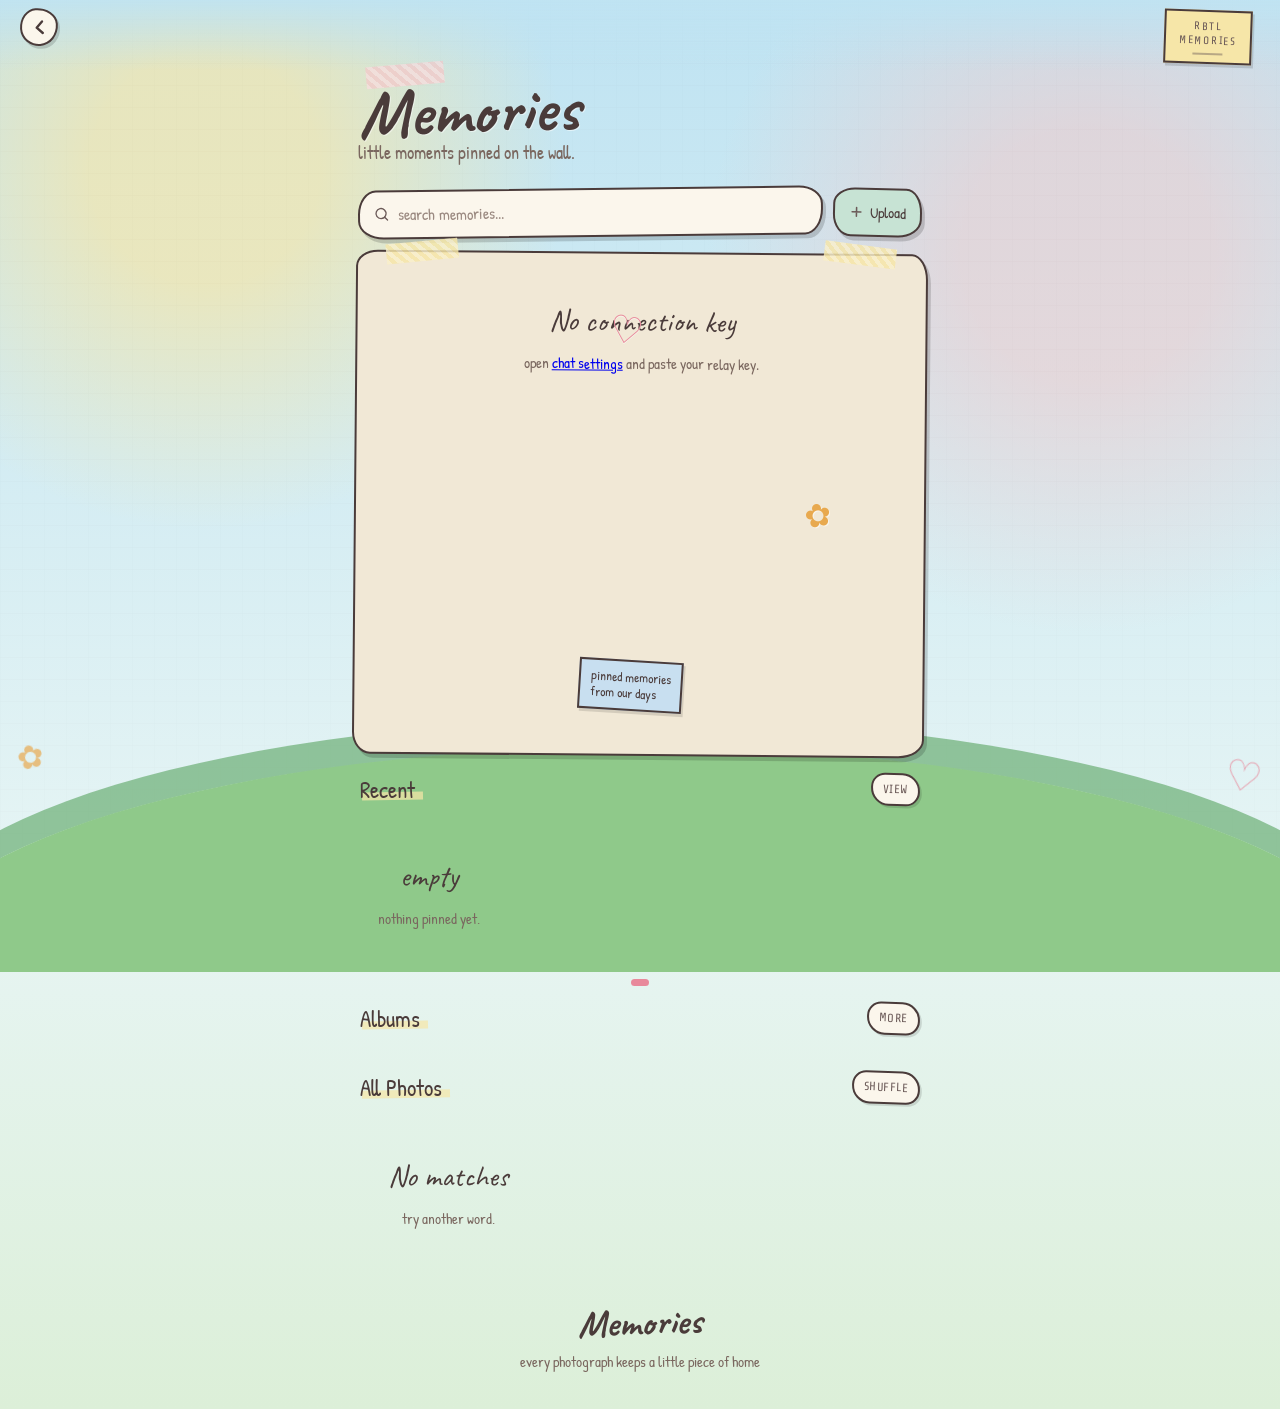
<file: frontend/memories.html>
<!DOCTYPE html>
<html lang="en">
<head>
  <meta charset="UTF-8" />
  <meta name="viewport" content="width=device-width, initial-scale=1.0" />
  <title>RBTL · Memories</title>
  <link rel="manifest" href="./manifest.webmanifest">
  <link rel="icon" type="image/png" sizes="32x32" href="./icons/favicon-32.png">
  <link rel="icon" type="image/png" sizes="16x16" href="./icons/favicon-16.png">
  <link rel="apple-touch-icon" href="./icons/apple-touch-icon.png">
  <meta name="theme-color" content="#fbf6ec">
  <meta name="apple-mobile-web-app-capable" content="yes">
  <meta name="apple-mobile-web-app-status-bar-style" content="black-translucent">
  <meta name="apple-mobile-web-app-title" content="RBTL">

  <style>
    @import url('https://fonts.googleapis.com/css2?family=Share+Tech&family=Patrick+Hand&family=Caveat:wght@600;700&display=swap');

    :root{
      --ink:#4a3b3a;
      --ink-soft:#6b5a58;
      --paper:#fbf6ec;
      --paper-dim:#f1e8d6;

      --tape-pink:#f3c9c9;
      --tape-yellow:#f6e6a8;
      --tape-mint:#c7e3d4;
      --tape-blue:#c8dff0;

      --rose:#e8899b;
      --gold:#e8a94f;
      --mint:#8fc98a;

      --sky-1:#bfe3f2;
      --sky-2:#e7f5f4;

      --text:#4a3b3a;
      --text-soft:#7a675f;
      --text-faint:#9a8980;

      --danger:#b06a6f;

      --font-hand:'Patrick Hand', cursive;
      --font-script:'Caveat', cursive;
      --font-tech:'Share Tech', monospace;

      --shadow:3px 4px 0 rgba(0,0,0,.16);
      --photo-shadow:4px 6px 0 rgba(0,0,0,.15);
      --ease:cubic-bezier(.42,0,.2,1);
    }

    *{
      box-sizing:border-box;
      -webkit-tap-highlight-color:transparent;
    }

    html,
    body{
      margin:0;
      padding:0;
      min-height:100%;
    }

    body{
      position:relative;
      min-height:100vh;
      overflow-x:hidden;
      color:var(--text);
      font-family:var(--font-hand);
      font-size:16px;
      line-height:1.55;
      background:
        radial-gradient(circle at 16% 12%, rgba(246,230,168,.7) 0 7%, transparent 22%),
        radial-gradient(circle at 85% 18%, rgba(243,201,201,.55) 0 8%, transparent 24%),
        linear-gradient(180deg, var(--sky-1) 0%, var(--sky-2) 64%, #dcefd8 100%);
      -webkit-font-smoothing:antialiased;
      text-rendering:optimizeLegibility;
    }

    body::before{
      content:"";
      position:fixed;
      inset:0;
      pointer-events:none;
      z-index:-1;
      opacity:.18;
      background-image:
        repeating-linear-gradient(
          0deg,
          rgba(74,59,58,.08) 0 1px,
          transparent 1px 22px
        ),
        repeating-linear-gradient(
          90deg,
          rgba(74,59,58,.05) 0 1px,
          transparent 1px 22px
        );
    }

    body::after{
      content:"";
      position:fixed;
      left:-8%;
      right:-8%;
      bottom:-8%;
      height:25vh;
      z-index:-1;
      background:#8fc98a;
      border-radius:50% 50% 0 0 / 100% 100% 0 0;
      box-shadow:0 -28px 0 rgba(108,174,116,.7);
      pointer-events:none;
    }

    img{
      display:block;
      max-width:100%;
    }

    button,
    input{
      font:inherit;
      color:inherit;
    }

    button{
      cursor:pointer;
      border:none;
      background:none;
    }

    .hidden{
      display:none !important;
    }

    .glass{
      background:var(--paper);
      border:2px solid var(--ink);
      box-shadow:var(--shadow);
    }

    .bar{
      position:sticky;
      top:0;
      z-index:30;
      display:flex;
      align-items:flex-start;
      gap:6px;
      padding:calc(10px + env(safe-area-inset-top)) clamp(16px,5vw,28px) 6px;
      background:linear-gradient(180deg, rgba(191,227,242,.92), rgba(191,227,242,0));
    }

    .bar .icon{
      width:38px;
      height:38px;
      margin-top:-2px;
      margin-left:-8px;
      display:grid;
      place-items:center;
      border-radius:44% 56% 50% 50% / 52% 45% 55% 48%;
      background:var(--paper);
      border:2px solid var(--ink);
      box-shadow:2px 3px 0 rgba(0,0,0,.15);
      color:var(--ink);
      transform:rotate(-4deg);
      transition:transform .15s var(--ease), box-shadow .15s var(--ease);
    }

    .bar .icon:active{
      transform:rotate(-4deg) scale(.92);
      box-shadow:1px 2px 0 rgba(0,0,0,.16);
    }

    .bar .icon svg{
      width:23px;
      height:23px;
    }

    .bar .grow{
      flex:1;
    }

    .top-label{
      position:relative;
      padding:8px 13px 7px;
      text-align:center;
      font-family:var(--font-tech);
      font-size:11px;
      letter-spacing:.16em;
      line-height:1.25;
      color:var(--ink-soft);
      background:var(--tape-yellow);
      border:2px solid var(--ink);
      box-shadow:2px 3px 0 rgba(0,0,0,.13);
      transform:rotate(2deg);
    }

    .top-label .rule{
      display:block;
      width:30px;
      height:2px;
      background:var(--ink-soft);
      margin:5px auto 0;
      opacity:.45;
    }

    .wrap{
      max-width:620px;
      margin:0 auto;
      padding:0 clamp(16px,5vw,28px) calc(28px + env(safe-area-inset-bottom));
      position:relative;
      z-index:1;
    }

    .hero{
      position:relative;
      text-align:left;
      padding:4px 0 8px;
    }

    .hero::before{
      content:"";
      position:absolute;
      left:8px;
      top:-6px;
      width:78px;
      height:22px;
      background:var(--tape-pink);
      opacity:.78;
      transform:rotate(-5deg);
      background-image:repeating-linear-gradient(
        45deg,
        rgba(255,255,255,.38) 0 4px,
        transparent 4px 8px
      );
      z-index:-1;
    }

    .hero h1{
      font-family:var(--font-script);
      font-weight:700;
      color:var(--ink);
      font-size:clamp(44px,13vw,68px);
      line-height:.9;
      margin:0;
      transform:rotate(-2deg);
      text-shadow:1px 1px 0 rgba(255,255,255,.5);
    }

    .hero .sub{
      font-family:var(--font-hand);
      font-size:clamp(15px,4vw,18px);
      color:var(--text-soft);
      margin-top:4px;
    }

    .tools{
      display:flex;
      gap:10px;
      align-items:stretch;
      margin:13px 0 16px;
    }

    .search{
      flex:1;
      min-width:0;
      display:flex;
      align-items:center;
      gap:8px;
      padding:0 14px;
      border-radius:18px 24px 18px 26px / 24px 18px 26px 18px;
      background:var(--paper);
      transform:rotate(-.7deg);
    }

    .search svg{
      width:16px;
      height:16px;
      color:var(--ink-soft);
      flex:0 0 auto;
    }

    .search input{
      flex:1;
      min-width:0;
      border:none;
      background:none;
      outline:none;
      color:var(--ink);
      font-family:var(--font-hand);
      font-size:16px;
      padding:10px 0;
    }

    .search input::placeholder{
      color:var(--text-faint);
    }

    .up-btn{
      flex:0 0 auto;
      display:flex;
      align-items:center;
      gap:6px;
      padding:0 14px;
      border-radius:22px 16px 24px 18px / 16px 24px 18px 22px;
      background:var(--tape-mint);
      color:var(--ink);
      font-family:var(--font-hand);
      font-size:15px;
      transform:rotate(1.5deg);
      transition:transform .15s var(--ease), box-shadow .15s var(--ease);
    }

    .up-btn:active{
      transform:rotate(1.5deg) scale(.95);
    }

    .up-btn svg{
      width:15px;
      height:15px;
      color:var(--ink-soft);
    }

    .sec-head{
      display:flex;
      align-items:center;
      justify-content:space-between;
      margin:16px 2px 10px;
    }

    .sec-head h2{
      position:relative;
      font-family:var(--font-hand);
      font-weight:400;
      font-size:23px;
      line-height:1;
      margin:0;
      color:var(--ink);
    }

    .sec-head h2::after{
      content:"";
      position:absolute;
      left:2px;
      right:-8px;
      bottom:1px;
      height:8px;
      background:rgba(246,230,168,.72);
      z-index:-1;
      transform:rotate(-1deg);
    }

    .sec-head .more{
      font-family:var(--font-tech);
      font-size:12px;
      letter-spacing:.04em;
      color:var(--ink-soft);
      background:var(--paper);
      border:2px solid var(--ink);
      border-radius:14px 18px 14px 18px;
      padding:5px 10px;
      box-shadow:2px 2px 0 rgba(0,0,0,.12);
      transform:rotate(2deg);
    }

    .sec-head .more:active{
      transform:rotate(2deg) scale(.94);
    }

    .board-zone{
      position:relative;
      margin:2px -4px 4px;
      padding:10px;
      background:var(--paper-dim);
      border:2.5px solid var(--ink);
      border-radius:22px 16px 26px 18px / 16px 26px 18px 22px;
      box-shadow:var(--shadow);
      transform:rotate(.5deg);
    }

    .board-zone::before,
    .board-zone::after{
      content:"";
      position:absolute;
      width:72px;
      height:20px;
      background:var(--tape-yellow);
      opacity:.82;
      top:-11px;
      background-image:repeating-linear-gradient(
        45deg,
        rgba(255,255,255,.4) 0 4px,
        transparent 4px 8px
      );
    }

    .board-zone::before{
      left:28px;
      transform:rotate(-6deg);
    }

    .board-zone::after{
      right:30px;
      transform:rotate(7deg);
    }

    .board{
      position:relative;
      width:100%;
      aspect-ratio:1046/917;
      min-height:280px;
    }

    .pw-frame{
      position:absolute;
      overflow:hidden;
      animation:popIn .5s both;
      background:var(--paper);
      border:2px solid var(--ink);
      box-shadow:var(--photo-shadow);
    }

    .pw-frame img{
      width:100%;
      height:100%;
      object-fit:cover;
      background:rgba(74,59,58,.18);
    }

    .pw-frame.one{
      left:9%;
      top:7%;
      width:30%;
      height:28%;
      transform:rotate(-7deg);
    }

    .pw-frame.two{
      right:9%;
      top:10%;
      width:34%;
      height:29%;
      transform:rotate(5deg);
    }

    .pw-frame.three{
      left:31%;
      top:39%;
      width:37%;
      height:33%;
      transform:rotate(-1deg);
    }

    .pw-frame.four{
      left:8%;
      bottom:7%;
      width:28%;
      height:25%;
      transform:rotate(6deg);
    }

    .pw-frame.five{
      right:7%;
      bottom:8%;
      width:30%;
      height:26%;
      transform:rotate(-5deg);
    }

    .board-doodle{
      position:absolute;
      z-index:4;
      font-family:var(--font-script);
      color:var(--rose);
      pointer-events:none;
      text-shadow:1px 1px 0 rgba(255,255,255,.55);
    }

    .board-doodle.heart{
      left:44%;
      top:8%;
      font-size:38px;
      transform:rotate(10deg);
    }

    .board-doodle.flower{
      right:15%;
      top:47%;
      font-size:32px;
      color:var(--gold);
      transform:rotate(-12deg);
    }

    .board-note{
      position:absolute;
      left:39%;
      bottom:7%;
      z-index:5;
      max-width:110px;
      padding:8px 10px;
      background:var(--tape-blue);
      border:2px solid var(--ink);
      box-shadow:2px 3px 0 rgba(0,0,0,.12);
      font-size:13px;
      line-height:1.2;
      transform:rotate(3deg);
    }

    .rail{
      display:flex;
      gap:11px;
      overflow-x:auto;
      padding:4px 3px 5px;
      margin:0 -3px;
      scrollbar-width:none;
      scroll-snap-type:x proximity;
    }

    .rail::-webkit-scrollbar{
      display:none;
    }

    .r-item{
      position:relative;
      flex:0 0 auto;
      width:76px;
      height:76px;
      overflow:hidden;
      scroll-snap-align:start;
      background:var(--paper);
      border:2px solid var(--ink);
      border-radius:16px 20px 15px 22px / 20px 15px 22px 16px;
      box-shadow:var(--photo-shadow);
      transition:transform .2s var(--ease);
      animation:popIn .5s both;
    }

    .r-item:nth-child(odd){
      transform:rotate(-2deg);
    }

    .r-item:nth-child(even){
      transform:rotate(2deg);
    }

    .r-item img{
      width:100%;
      height:100%;
      object-fit:cover;
    }

    .r-item:active{
      transform:scale(.94) rotate(0deg);
    }

    .dots{
      display:flex;
      gap:6px;
      justify-content:center;
      margin:10px 0 2px;
    }

    .dot{
      width:7px;
      height:7px;
      border-radius:50%;
      background:rgba(74,59,58,.25);
      transition:background .25s,width .25s;
    }

    .dot.on{
      background:var(--rose);
      width:18px;
      border-radius:8px;
    }

    .albums{
      display:flex;
      gap:12px;
      overflow-x:auto;
      padding:4px 3px 6px;
      margin:0 -3px;
      scrollbar-width:none;
      scroll-snap-type:x proximity;
    }

    .albums::-webkit-scrollbar{
      display:none;
    }

    .album{
      position:relative;
      flex:0 0 auto;
      display:flex;
      align-items:center;
      gap:10px;
      width:196px;
      padding:9px;
      border-radius:20px 15px 22px 16px / 15px 22px 16px 20px;
      scroll-snap-align:start;
      text-align:left;
      transition:transform .2s var(--ease);
      background:var(--paper);
      border:2px solid var(--ink);
      box-shadow:var(--shadow);
    }

    .album::before{
      content:"";
      position:absolute;
      top:-8px;
      left:50%;
      width:54px;
      height:16px;
      transform:translateX(-50%) rotate(-5deg);
      background:var(--tape-pink);
      opacity:.84;
      background-image:repeating-linear-gradient(
        45deg,
        rgba(255,255,255,.4) 0 4px,
        transparent 4px 8px
      );
    }

    .album:active{
      transform:scale(.96);
    }

    .album .cov{
      width:54px;
      height:54px;
      border-radius:14px 17px 13px 18px;
      overflow:hidden;
      background:rgba(74,59,58,.16);
      border:2px solid var(--ink);
      flex:0 0 auto;
    }

    .album .cov img{
      width:100%;
      height:100%;
      object-fit:cover;
    }

    .album .txt{
      min-width:0;
    }

    .album .txt b{
      display:block;
      font-family:var(--font-hand);
      font-weight:400;
      font-size:17px;
      color:var(--ink);
      white-space:nowrap;
      overflow:hidden;
      text-overflow:ellipsis;
    }

    .album .txt span{
      font-family:var(--font-tech);
      font-size:11px;
      letter-spacing:.04em;
      color:var(--text-soft);
    }

    .rgrid{
      display:grid;
      grid-template-columns:repeat(2,1fr);
      gap:20px 15px;
      padding:6px 2px 0;
    }

    .rcard{
      position:relative;
      text-align:left;
      transition:transform .2s var(--ease);
      animation:popIn .5s both;
    }

    .rcard::before{
      content:"";
      position:absolute;
      top:-9px;
      left:50%;
      width:54px;
      height:17px;
      transform:translateX(-50%) rotate(-4deg);
      background:var(--tape-yellow);
      opacity:.78;
      z-index:2;
      background-image:repeating-linear-gradient(
        45deg,
        rgba(255,255,255,.42) 0 4px,
        transparent 4px 8px
      );
    }

    .rcard:nth-child(3n+1){
      transform:rotate(-1.5deg);
    }

    .rcard:nth-child(3n+2){
      transform:rotate(1.2deg);
    }

    .rcard:nth-child(3n+3){
      transform:rotate(-.4deg);
    }

    .rcard:active{
      transform:scale(.96) rotate(0deg);
    }

    .rcard .img{
      width:100%;
      aspect-ratio:1/1;
      object-fit:cover;
      border-radius:17px 21px 15px 22px / 21px 15px 22px 17px;
      background:rgba(74,59,58,.16);
      border:2px solid var(--ink);
      box-shadow:var(--photo-shadow);
    }

    .rcard .cap{
      font-family:var(--font-hand);
      font-size:15px;
      line-height:1.25;
      color:var(--ink);
      margin:9px 4px 1px;
      max-height:2.5em;
      overflow:hidden;
    }

    .rcard .meta{
      font-family:var(--font-tech);
      font-size:10.5px;
      letter-spacing:.04em;
      color:var(--text-soft);
      margin:1px 4px 0;
      display:flex;
      flex-wrap:wrap;
      gap:7px;
    }

    .detail{
      padding-top:4px;
    }

    .detail .photo{
      width:100%;
      max-height:56vh;
      object-fit:cover;
      border-radius:22px 16px 24px 18px / 16px 24px 18px 22px;
      background:rgba(74,59,58,.14);
      border:2.5px solid var(--ink);
      box-shadow:var(--photo-shadow);
      cursor:zoom-in;
      transform:rotate(-.7deg);
    }

    .detail .author{
      position:relative;
      display:flex;
      align-items:center;
      gap:11px;
      margin:19px 2px 0;
      padding:12px 14px;
      background:var(--paper);
      border:2px solid var(--ink);
      border-radius:18px 22px 16px 24px / 22px 16px 24px 18px;
      box-shadow:var(--shadow);
      transform:rotate(.5deg);
    }

    .detail .author::before{
      content:"";
      position:absolute;
      top:-9px;
      left:28px;
      width:62px;
      height:18px;
      background:var(--tape-mint);
      transform:rotate(-6deg);
      opacity:.82;
      background-image:repeating-linear-gradient(
        45deg,
        rgba(255,255,255,.4) 0 4px,
        transparent 4px 8px
      );
    }

    .detail .author .av{
      width:42px;
      height:42px;
      border-radius:50%;
      background:var(--paper);
      border:2px solid var(--ink);
      box-shadow:2px 2px 0 rgba(0,0,0,.14);
      flex:0 0 auto;
      display:grid;
      place-items:center;
      font-size:22px;
    }

    .detail .author .nm{
      flex:1;
      min-width:0;
    }

    .detail .author .nm b{
      font-family:var(--font-hand);
      font-weight:400;
      font-size:17px;
      color:var(--ink);
    }

    .detail .author .nm b small{
      font-family:var(--font-tech);
      font-weight:400;
      color:var(--text-faint);
      font-size:10px;
      margin-left:6px;
      letter-spacing:.04em;
    }

    .detail .author .nm span{
      display:block;
      font-family:var(--font-tech);
      font-size:11px;
      color:var(--text-soft);
      letter-spacing:.04em;
    }

    .detail h1{
      font-family:var(--font-hand);
      font-weight:400;
      font-size:24px;
      line-height:1.25;
      margin:19px 3px 9px;
      color:var(--ink);
    }

    .detail .tags{
      display:flex;
      flex-wrap:wrap;
      gap:8px;
      margin:0 3px;
    }

    .detail .tag{
      font-family:var(--font-hand);
      font-size:13px;
      color:var(--ink);
      padding:4px 12px;
      border-radius:20px;
      background:var(--tape-yellow);
      border:2px solid var(--ink);
      box-shadow:2px 2px 0 rgba(0,0,0,.1);
    }

    .detail .views{
      font-family:var(--font-tech);
      font-size:11px;
      color:var(--text-soft);
      margin:13px 3px 0;
    }

    .notes{
      margin:23px 0 8px;
    }

    .notes .nh{
      text-align:center;
      font-family:var(--font-tech);
      font-size:12px;
      letter-spacing:.16em;
      color:var(--ink-soft);
      margin-bottom:13px;
    }

    .note{
      position:relative;
      background:var(--paper);
      border:2px solid var(--ink);
      border-radius:16px 24px 16px 24px / 24px 16px 24px 16px;
      padding:14px 16px;
      margin-bottom:13px;
      box-shadow:var(--shadow);
    }

    .note:nth-child(even){
      background:#fff7ea;
      transform:rotate(.6deg);
    }

    .note:nth-child(odd){
      background:#f8eee6;
      transform:rotate(-.5deg);
    }

    .note .at{
      font-family:var(--font-tech);
      font-size:10.5px;
      letter-spacing:.06em;
      color:var(--text-soft);
      margin-bottom:5px;
    }

    .note .tx{
      font-family:var(--font-hand);
      font-size:15.5px;
      line-height:1.55;
      color:var(--ink);
      white-space:pre-wrap;
    }

    .act{
      display:flex;
      gap:10px;
      margin:22px 0 8px;
    }

    .act button{
      flex:1;
      padding:11px;
      border-radius:18px 14px 20px 16px / 14px 20px 16px 18px;
      font-family:var(--font-hand);
      font-size:15px;
      color:var(--ink);
      transition:transform .15s var(--ease);
      border:2px solid var(--ink);
      box-shadow:2px 3px 0 rgba(0,0,0,.14);
    }

    .act button:nth-child(1){
      background:var(--paper);
      transform:rotate(-1deg);
    }

    .act button:nth-child(2){
      background:var(--tape-pink);
      transform:rotate(1deg);
    }

    .act button:active{
      transform:scale(.95);
    }

    .footer{
      text-align:center;
      padding:40px 0 8px;
    }

    .footer h3{
      font-family:var(--font-script);
      font-weight:700;
      font-size:38px;
      color:var(--ink);
      margin:0;
      line-height:1;
      transform:rotate(-2deg);
    }

    .footer p{
      font-family:var(--font-hand);
      font-size:15px;
      color:var(--text-soft);
      margin:8px 0 0;
    }

    .empty{
      text-align:center;
      color:var(--text-soft);
      padding:34px 20px;
    }

    .empty .en{
      font-family:var(--font-script);
      font-size:30px;
      color:var(--ink);
    }

    .empty p{
      font-family:var(--font-hand);
      font-size:15px;
      margin:7px 0 0;
    }

    .modal{
      position:fixed;
      inset:0;
      z-index:70;
      display:grid;
      place-items:center;
      padding:18px;
      background:rgba(35,32,65,.48);
      backdrop-filter:blur(7px);
      animation:fade .25s;
    }

    .sheet{
      position:relative;
      width:100%;
      max-width:430px;
      max-height:88vh;
      overflow-y:auto;
      border-radius:24px 18px 28px 20px / 18px 28px 20px 24px;
      padding:25px 20px 22px;
      background:var(--paper);
      border:2.5px solid var(--ink);
      box-shadow:5px 7px 0 rgba(0,0,0,.18);
      animation:sheetIn .32s cubic-bezier(.22,1,.36,1) both;
    }

    .sheet::before{
      content:"";
      position:absolute;
      top:-10px;
      left:50%;
      width:86px;
      height:22px;
      transform:translateX(-50%) rotate(-5deg);
      background:var(--tape-yellow);
      opacity:.84;
      background-image:repeating-linear-gradient(
        45deg,
        rgba(255,255,255,.4) 0 4px,
        transparent 4px 8px
      );
    }

    .sheet-x{
      position:absolute;
      top:12px;
      right:12px;
      width:32px;
      height:32px;
      display:grid;
      place-items:center;
      border-radius:50%;
      background:var(--tape-pink);
      border:2px solid var(--ink);
      color:var(--ink);
      font-size:18px;
      line-height:1;
      box-shadow:2px 2px 0 rgba(0,0,0,.12);
    }

    .sheet .fh{
      font-family:var(--font-script);
      font-weight:700;
      font-size:34px;
      line-height:1;
      text-align:center;
      margin:0 0 4px;
      color:var(--ink);
    }

    .sheet .fsub{
      font-family:var(--font-hand);
      font-size:15px;
      color:var(--text-soft);
      text-align:center;
      margin:0 0 17px;
    }

    .sheet label{
      display:block;
      font-family:var(--font-tech);
      font-size:11px;
      color:var(--text-soft);
      margin:13px 2px 5px;
      letter-spacing:.05em;
      text-transform:uppercase;
    }

    .sheet input[type=text],
    .sheet input[type=file]{
      width:100%;
      padding:11px 13px;
      border:2px solid var(--ink);
      border-radius:14px 18px 14px 18px;
      background:#fffaf0;
      color:var(--ink);
      font-family:var(--font-hand);
      font-size:15px;
      outline:none;
      box-shadow:2px 2px 0 rgba(0,0,0,.09);
    }

    .sheet .preview{
      margin-top:13px;
      width:100%;
      max-height:36vh;
      object-fit:contain;
      border-radius:16px;
      border:2px solid var(--ink);
      background:#fffaf0;
      padding:7px;
      box-shadow:var(--shadow);
    }

    .sheet .row{
      display:flex;
      gap:10px;
      margin-top:20px;
    }

    .sheet .row button{
      flex:1;
      padding:12px;
      border-radius:15px 20px 15px 20px / 20px 15px 20px 15px;
      font-family:var(--font-hand);
      font-size:15px;
      transition:transform .15s;
      border:2px solid var(--ink);
      box-shadow:2px 3px 0 rgba(0,0,0,.14);
    }

    .sheet .row .ghost{
      flex:0 0 38%;
      background:var(--paper-dim);
      color:var(--ink-soft);
    }

    .sheet .row .send{
      background:var(--tape-mint);
      color:var(--ink);
    }

    .sheet .status{
      margin-top:12px;
      font-family:var(--font-hand);
      font-size:14px;
      color:var(--text-soft);
      text-align:center;
      min-height:1.1em;
    }

    .lightbox{
      position:fixed;
      inset:0;
      z-index:80;
      background:rgba(35,32,65,.86);
      backdrop-filter:blur(8px);
      display:grid;
      place-items:center;
      padding:24px;
      animation:fade .25s;
    }

    .lightbox img{
      max-width:100%;
      max-height:90vh;
      border-radius:18px;
      border:2px solid var(--paper);
      box-shadow:0 30px 80px rgba(0,0,0,.5);
    }

    .wrap::after{
      content:"♡";
      position:fixed;
      right:18px;
      bottom:90px;
      font-family:var(--font-script);
      font-size:42px;
      color:var(--rose);
      opacity:.72;
      transform:rotate(12deg);
      pointer-events:none;
    }

    .wrap::before{
      content:"✿";
      position:fixed;
      left:17px;
      bottom:118px;
      font-family:var(--font-hand);
      font-size:32px;
      color:var(--gold);
      opacity:.7;
      transform:rotate(-14deg);
      pointer-events:none;
    }

    @keyframes popIn{
      from{
        opacity:0;
        transform:translateY(10px) scale(.96);
      }
    }

    @keyframes fade{
      from{
        opacity:0;
      }
    }

    @keyframes sheetIn{
      from{
        opacity:0;
        transform:translateY(22px) scale(.96) rotate(-1deg);
      }
    }

    @media (prefers-reduced-motion:reduce){
      *{
        animation:none !important;
        transition-duration:.15s !important;
      }
    }

    @media(hover:hover){
      .r-item:hover{
        transform:translateY(-3px) rotate(0deg) scale(1.03);
      }

      .rcard:hover{
        transform:translateY(-4px) rotate(0deg);
      }

      .pw-frame:hover{
        filter:brightness(1.05);
      }

      .album:hover{
        transform:translateY(-3px) rotate(0deg);
      }

      .up-btn:hover,
      .sec-head .more:hover{
        box-shadow:3px 4px 0 rgba(0,0,0,.16);
      }
    }

    @media(min-width:600px){
      .rgrid{
        grid-template-columns:repeat(3,1fr);
      }
    }

    @media(max-width:520px){
      .tools{
        gap:8px;
      }

      .up-btn{
        padding:0 11px;
        font-size:14px;
      }

      .up-btn svg{
        display:none;
      }

      .board-zone{
        margin-left:-2px;
        margin-right:-2px;
        padding:8px;
      }

      .act{
        flex-direction:column;
      }
    }
  </style>
</head>

<body>
  <div class="bar">
    <button class="icon" id="backBtn" aria-label="Back to desktop">
      <svg viewBox="0 0 24 24" fill="none">
        <path d="M15 18l-6-6 6-6" stroke="currentColor" stroke-width="2.5" stroke-linecap="round" stroke-linejoin="round"/>
      </svg>
    </button>

    <div class="grow"></div>

    <div class="top-label" id="topLabel">
      RBTL<br>MEMORIES<span class="rule"></span>
    </div>
  </div>

  <main class="wrap" id="app">
    <section id="listView">
      <div class="hero">
        <h1>Memories</h1>
        <div class="sub">little moments pinned on the wall.</div>
      </div>

      <div class="tools">
        <div class="search glass">
          <svg viewBox="0 0 24 24" fill="none">
            <path d="M10.5 18a7.5 7.5 0 1 1 5.3-12.8A7.5 7.5 0 0 1 10.5 18Z" stroke="currentColor" stroke-width="2"/>
            <path d="M16 16l4.2 4.2" stroke="currentColor" stroke-width="2" stroke-linecap="round"/>
          </svg>
          <input id="searchInput" placeholder="search memories..." />
        </div>

        <button class="up-btn glass" id="uploadOpen">
          <svg viewBox="0 0 24 24" fill="none">
            <path d="M12 5v14M5 12h14" stroke="currentColor" stroke-width="2.5" stroke-linecap="round"/>
          </svg>
          Upload
        </button>
      </div>

      <section class="board-zone">
        <div class="board" id="photoWall">
          <div class="board-doodle heart">♡</div>
          <div class="board-doodle flower">✿</div>
          <div class="board-note">pinned memories<br>from our days</div>
        </div>
      </section>

      <div class="sec-head">
        <h2>Recent</h2>
        <button class="more" id="recentMore">VIEW</button>
      </div>

      <div class="rail" id="recentRail"></div>
      <div class="dots" id="dots"></div>

      <div class="sec-head">
        <h2>Albums</h2>
        <button class="more" id="albumMore">MORE</button>
      </div>

      <div class="albums" id="albums"></div>

      <div class="sec-head">
        <h2>All Photos</h2>
        <button class="more" id="shuffleBtn">SHUFFLE</button>
      </div>

      <div class="rgrid" id="photoGrid"></div>

      <div class="footer">
        <h3>Memories</h3>
        <p>every photograph keeps a little piece of home</p>
      </div>
    </section>

    <section id="detailView" class="detail hidden"></section>
  </main>

  <div class="modal hidden" id="uploadModal" aria-hidden="true">
    <div class="sheet">
      <button class="sheet-x" id="uploadClose" aria-label="Close">×</button>
      <h2 class="fh">Add memory</h2>
      <p class="fsub">pin a new photo to the wall</p>

      <label for="fileInput">Photo</label>
      <input type="file" id="fileInput" accept="image/*" />

      <img id="preview" class="preview hidden" alt="preview" />

      <label for="captionInput">Caption</label>
      <input type="text" id="captionInput" placeholder="write a tiny note..." />

      <label for="albumInput">Album</label>
      <input type="text" id="albumInput" placeholder="Home, Travel, Night..." />

      <div class="row">
        <button class="ghost" id="clearUpload">Clear</button>
        <button class="send" id="saveUpload">Save</button>
      </div>

      <div class="status" id="uploadStatus"></div>
    </div>
  </div>

  <div class="lightbox hidden" id="lightbox">
    <img id="lightboxImg" alt="large preview" />
  </div>

  <script>
    const $ = (id) => document.getElementById(id);

    // ---------------------------------------------------------------
    // BACKEND INTEGRATION — RBTL relay album
    //   GET  /app/album/list            -> { photos: [{id, img, caption, time, group, views}] }
    //   GET  /app/album/photo/{id}      -> the same + notes_list, bumps views
    //   POST /app/album/upload?name=&caption=&group=  (raw bytes body)
    //
    // `img` comes back as a relay-relative path the backend proxies; an
    // <img> tag can't send an Authorization header, so it authenticates
    // with ?token= instead (the relay's check_auth accepts either).
    //
    // URL + key are shared with chat.html — set them in chat settings.
    // ---------------------------------------------------------------
    const BACKEND_URL_KEY = "rbtl-relay-url-v1";
    const SECRET_KEY = "rbtl-relay-secret-v1";

    let photos = [];
    let currentList = [];
    let previewFile = null;
    let wallNotice = null;   // replaces the empty-wall copy when the relay can't be read

    // Mirrors chat.html's BACKEND_URL_DEFAULT: fill this in for a split-origin
    // deploy (this on Vercel, the relay on Render) so a fresh device works
    // without anyone opening chat settings first. Blank = same-origin /relay.
    const BACKEND_URL_DEFAULT = "";

    function relayUrl(){
      try{ return localStorage.getItem(BACKEND_URL_KEY) || BACKEND_URL_DEFAULT; }catch(err){ return BACKEND_URL_DEFAULT; }
    }

    function relaySecret(){
      try{ return localStorage.getItem(SECRET_KEY) || ""; }catch(err){ return ""; }
    }

    // Same-origin by default — see the matching comment in chat.html.
    function apiBase(){
      const configured = relayUrl();
      if(configured) return configured.replace(/\/+$/, "");
      return "/relay";
    }

    function authHeaders(){
      return { "Authorization": "Bearer " + relaySecret() };
    }

    function imgUrl(path){
      if(!path) return "";
      const base = apiBase();
      const full = path.indexOf(base + "/") === 0 ? path : base + path;
      return full + (full.indexOf("?") === -1 ? "?" : "&") + "token=" + encodeURIComponent(relaySecret());
    }

    function fromRelay(p){
      return {
        id: p.id,
        src: imgUrl(p.img),
        caption: p.caption || "untitled little memory",
        date: p.time || "",
        album: p.group || "Daily",
        views: p.views || 0
      };
    }

    async function pullPhotos(){
      if(!relaySecret()){
        showWallMessage("No connection key", 'open <a href="chat.html">chat settings</a> and paste your relay key.');
        return;
      }

      try{
        const r = await fetch(apiBase() + "/app/album/list", { headers: authHeaders() });
        if(r.status === 401){
          showWallMessage("Key rejected", 'the relay refused that key — check it in <a href="chat.html">chat settings</a>.');
          return;
        }
        if(!r.ok) throw new Error("list " + r.status);

        const data = await r.json();
        wallNotice = null;
        photos = (data.photos || []).map(fromRelay);
        renderAll(photos);
      }catch(err){
        showWallMessage("Can't reach the relay", escapeHtml(apiBase()) + " didn't answer.");
      }
    }

    function showWallMessage(title, html){
      wallNotice = { title: title, html: html };
      photos = [];
      renderAll([]);
    }

    function iconSearch(){
      return `
        <svg viewBox="0 0 24 24" fill="none">
          <path d="M10.5 18a7.5 7.5 0 1 1 5.3-12.8A7.5 7.5 0 0 1 10.5 18Z" stroke="currentColor" stroke-width="2"/>
          <path d="M16 16l4.2 4.2" stroke="currentColor" stroke-width="2" stroke-linecap="round"/>
        </svg>
      `;
    }

    function renderAll(list = photos){
      currentList = list;

      renderPhotoWall(list);
      renderRecent(list);
      renderAlbums(list);
      renderGrid(list);
      renderDots(list);
    }

    function renderPhotoWall(list){
      const wall = $("photoWall");

      wall.innerHTML = `
        <div class="board-doodle heart">♡</div>
        <div class="board-doodle flower">✿</div>
        <div class="board-note">pinned memories<br>from our days</div>
      `;

      if(!list.length){
        const notice = wallNotice || { title:"No memories yet", html:"upload one little photo first." };
        wall.innerHTML += `
          <div class="empty">
            <div class="en">${escapeHtml(notice.title)}</div>
            <p>${notice.html}</p>
          </div>
        `;
        return;
      }

      const classes = ["one","two","three","four","five"];
      list.slice(0,5).forEach((photo, index) => {
        const frame = document.createElement("button");
        frame.className = `pw-frame ${classes[index] || ""}`;
        frame.type = "button";
        frame.innerHTML = `<img src="${photo.src}" alt="${escapeHtml(photo.caption)}">`;
        frame.addEventListener("click", () => openDetail(photo.id));
        wall.appendChild(frame);
      });
    }

    function renderRecent(list){
      const rail = $("recentRail");
      rail.innerHTML = "";

      if(!list.length){
        rail.innerHTML = `
          <div class="empty">
            <div class="en">empty</div>
            <p>nothing pinned yet.</p>
          </div>
        `;
        return;
      }

      list.slice(0,10).forEach((photo) => {
        const item = document.createElement("button");
        item.className = "r-item";
        item.type = "button";
        item.innerHTML = `<img src="${photo.src}" alt="${escapeHtml(photo.caption)}">`;
        item.addEventListener("click", () => openDetail(photo.id));
        rail.appendChild(item);
      });
    }

    function renderDots(list){
      const dots = $("dots");
      dots.innerHTML = "";
      const count = Math.min(Math.max(list.length, 1), 5);

      for(let i = 0; i < count; i++){
        const dot = document.createElement("span");
        dot.className = i === 0 ? "dot on" : "dot";
        dots.appendChild(dot);
      }
    }

    function renderAlbums(list){
      const albums = $("albums");
      albums.innerHTML = "";

      const grouped = {};
      list.forEach((photo) => {
        const name = photo.album || "Daily";
        if(!grouped[name]) grouped[name] = [];
        grouped[name].push(photo);
      });

      Object.keys(grouped).forEach((name) => {
        const group = grouped[name];
        const btn = document.createElement("button");
        btn.className = "album";
        btn.type = "button";
        btn.innerHTML = `
          <div class="cov">
            <img src="${group[0].src}" alt="${escapeHtml(name)}">
          </div>
          <div class="txt">
            <b>${escapeHtml(name)}</b>
            <span>${group.length} photo${group.length > 1 ? "s" : ""}</span>
          </div>
        `;

        btn.addEventListener("click", () => {
          const filtered = photos.filter((p) => (p.album || "Daily") === name);
          $("searchInput").value = name;
          renderAll(filtered);
          window.scrollTo({top:0, behavior:"smooth"});
        });

        albums.appendChild(btn);
      });
    }

    function renderGrid(list){
      const grid = $("photoGrid");
      grid.innerHTML = "";

      if(!list.length){
        grid.innerHTML = `
          <div class="empty">
            <div class="en">No matches</div>
            <p>try another word.</p>
          </div>
        `;
        return;
      }

      list.forEach((photo) => {
        const card = document.createElement("button");
        card.className = "rcard";
        card.type = "button";
        card.innerHTML = `
          <img class="img" src="${photo.src}" alt="${escapeHtml(photo.caption)}">
          <div class="cap">${escapeHtml(photo.caption)}</div>
          <div class="meta">
            <span>${escapeHtml(photo.date || "memory")}</span>
            <span>${escapeHtml(photo.album || "Daily")}</span>
          </div>
        `;
        card.addEventListener("click", () => openDetail(photo.id));
        grid.appendChild(card);
      });
    }

    async function openDetail(id){
      const photo = photos.find((p) => p.id === id);
      if(!photo) return;

      $("listView").classList.add("hidden");
      $("detailView").classList.remove("hidden");
      $("topLabel").innerHTML = "PHOTO<br>NOTE<span class='rule'></span>";

      // The list endpoint omits notes, and opening a photo is what counts as
      // a view — so the detail endpoint is the one that has both.
      let notes = [];
      try{
        const r = await fetch(apiBase() + "/app/album/photo/" + encodeURIComponent(id), { headers: authHeaders() });
        if(r.ok){
          const detail = await r.json();
          notes = Array.isArray(detail.notes_list) ? detail.notes_list : [];
          photo.views = detail.views || photo.views;
        }
      }catch(err){ /* the photo still renders without its notes */ }

      if(!notes.length) notes = [{ at:"", text:"a little memory saved here." }];

      $("detailView").innerHTML = `
        <img class="photo" src="${photo.src}" alt="${escapeHtml(photo.caption)}" id="detailPhoto">

        <div class="author">
          <div class="av">♡</div>
          <div class="nm">
            <b>RBTL <small>owner</small></b>
            <span>${escapeHtml(photo.date || "memory")}</span>
          </div>
        </div>

        <h1>${escapeHtml(photo.caption)}</h1>

        <div class="tags">
          <span class="tag">#${escapeHtml(photo.album || "Daily")}</span>
        </div>

        <div class="views">${photo.views} view${photo.views === 1 ? "" : "s"} · pinned memory</div>

        <div class="notes">
          <div class="nh">LITTLE NOTES</div>
          ${notes.map(note => `
            <div class="note">
              <div class="at">${escapeHtml(note.at || "RBTL note")}</div>
              <div class="tx">${escapeHtml(note.text != null ? note.text : note)}</div>
            </div>
          `).join("")}
        </div>

        <div class="act">
          <button id="backList">Back to memories</button>
          <button id="openLarge">Open photo</button>
        </div>
      `;

      $("backList").addEventListener("click", closeDetail);
      $("openLarge").addEventListener("click", () => openLightbox(photo.src));
      $("detailPhoto").addEventListener("click", () => openLightbox(photo.src));

      window.scrollTo({top:0, behavior:"smooth"});
    }

    function closeDetail(){
      $("detailView").classList.add("hidden");
      $("listView").classList.remove("hidden");
      $("topLabel").innerHTML = "RBTL<br>MEMORIES<span class='rule'></span>";
      window.scrollTo({top:0, behavior:"smooth"});
    }

    function openLightbox(src){
      $("lightboxImg").src = src;
      $("lightbox").classList.remove("hidden");
    }

    function closeLightbox(){
      $("lightbox").classList.add("hidden");
      $("lightboxImg").src = "";
    }

    function openUpload(){
      $("uploadModal").classList.remove("hidden");
      $("uploadModal").setAttribute("aria-hidden", "false");
      $("uploadStatus").textContent = "";
    }

    function closeUpload(){
      $("uploadModal").classList.add("hidden");
      $("uploadModal").setAttribute("aria-hidden", "true");
      clearUploadForm();
    }

    function clearUploadForm(){
      $("fileInput").value = "";
      $("captionInput").value = "";
      $("albumInput").value = "";
      $("preview").src = "";
      $("preview").classList.add("hidden");
      previewFile = null;
      $("uploadStatus").textContent = "";
    }

    function handleFileChange(event){
      const file = event.target.files && event.target.files[0];
      if(!file) return;

      if(!file.type.startsWith("image/")){
        $("uploadStatus").textContent = "please choose an image file.";
        return;
      }

      previewFile = file;   // the upload sends the raw file; this is only the preview
      const reader = new FileReader();
      reader.onload = () => {
        $("preview").src = reader.result;
        $("preview").classList.remove("hidden");
      };
      reader.readAsDataURL(file);
    }

    async function saveUpload(){
      if(!previewFile){
        $("uploadStatus").textContent = "choose a photo first.";
        return;
      }
      if(!relaySecret()){
        $("uploadStatus").textContent = "add your relay key in chat settings first.";
        return;
      }

      const params = new URLSearchParams({
        name: previewFile.name || "photo.jpg",
        caption: $("captionInput").value.trim(),
        group: $("albumInput").value.trim()
      });

      $("uploadStatus").textContent = "uploading…";
      $("saveUpload").disabled = true;

      try{
        const r = await fetch(apiBase() + "/app/album/upload?" + params.toString(), {
          method: "POST",
          headers: Object.assign({ "Content-Type": previewFile.type }, authHeaders()),
          body: previewFile
        });
        if(r.status === 413) throw new Error("that photo is too large for the relay");
        if(r.status === 401) throw new Error("the relay refused your key");
        if(!r.ok) throw new Error("upload " + r.status);

        await pullPhotos();
        closeUpload();
        window.scrollTo({top:0, behavior:"smooth"});
      }catch(err){
        $("uploadStatus").textContent = err.message;
      }finally{
        $("saveUpload").disabled = false;
      }
    }

    function handleSearch(){
      const q = $("searchInput").value.trim().toLowerCase();

      if(!q){
        renderAll(photos);
        return;
      }

      const filtered = photos.filter((photo) => {
        const hay = [photo.caption, photo.date, photo.album].join(" ").toLowerCase();
        return hay.includes(q);
      });

      renderAll(filtered);
    }

    function shufflePhotos(){
      const shuffled = [...currentList].sort(() => Math.random() - 0.5);
      renderAll(shuffled);
    }

    function escapeHtml(str){
      return String(str ?? "")
        .replaceAll("&","&amp;")
        .replaceAll("<","&lt;")
        .replaceAll(">","&gt;")
        .replaceAll('"',"&quot;")
        .replaceAll("'","&#039;");
    }

    $("backBtn").addEventListener("click", () => {
      if(!$("detailView").classList.contains("hidden")){
        closeDetail();
        return;
      }

      window.location.href = "desktop.html";
    });

    $("uploadOpen").addEventListener("click", openUpload);
    $("uploadClose").addEventListener("click", closeUpload);
    $("clearUpload").addEventListener("click", clearUploadForm);
    $("saveUpload").addEventListener("click", saveUpload);
    $("fileInput").addEventListener("change", handleFileChange);
    $("searchInput").addEventListener("input", handleSearch);
    $("shuffleBtn").addEventListener("click", shufflePhotos);
    $("recentMore").addEventListener("click", () => {
      $("photoGrid").scrollIntoView({behavior:"smooth"});
    });
    $("albumMore").addEventListener("click", () => {
      $("albums").scrollIntoView({behavior:"smooth", block:"center"});
    });

    $("uploadModal").addEventListener("click", (event) => {
      if(event.target === $("uploadModal")){
        closeUpload();
      }
    });

    $("lightbox").addEventListener("click", closeLightbox);

    document.addEventListener("keydown", (event) => {
      if(event.key === "Escape"){
        if(!$("lightbox").classList.contains("hidden")){
          closeLightbox();
          return;
        }

        if(!$("uploadModal").classList.contains("hidden")){
          closeUpload();
          return;
        }

        if(!$("detailView").classList.contains("hidden")){
          closeDetail();
        }
      }
    });

    renderAll(photos);
    pullPhotos();
  </script>
</body>
</html>
</file>
<file: frontend/css/intro.css>
@import url('https://fonts.googleapis.com/css2?family=Share+Tech&family=Patrick+Hand&family=Caveat:wght@600;700&display=swap');

:root{
  --ink:#4a3b3a;
  --ink-soft:#6b5a58;
  --paper:#fbf6ec;
  --paper-dim:#f1e8d6;
  --tape-pink:#f3c9c9;
  --tape-yellow:#f6e6a8;
  --tape-mint:#c7e3d4;
  --rose:#e8899b;
  --gold:#e8a94f;

  --n-sky-1:#232041;
  --n-sky-2:#3a3260;
  --n-sky-3:#4c3f6e;
  --n-text:#f3ead8;
  --n-text-dim:#c9bcd6;

  --font-hand:'Patrick Hand', cursive;
  --font-script:'Caveat', cursive;
  --font-tech:'Share Tech', monospace;
  --ease:cubic-bezier(.42,0,.2,1);
}

*{
  box-sizing:border-box;
  -webkit-tap-highlight-color:transparent;
}

html,
body{
  margin:0;
  padding:0;
  height:100%;
  width:100%;
  overflow:hidden;
}

body{
  font-family:var(--font-hand);
  background:var(--n-sky-1);
  color:var(--n-text);
}

button{
  font-family:inherit;
}

.defs-holder{
  position:absolute;
  width:0;
  height:0;
  overflow:hidden;
}

#intro{
  position:fixed;
  inset:0;
  z-index:20;
  display:flex;
  flex-direction:column;
  align-items:center;
  justify-content:center;
  background:
    radial-gradient(ellipse at 30% 10%, rgba(58,50,96,.95) 0%, rgba(35,32,65,.98) 55%, #17142c 100%);
  transition:
    opacity .7s var(--ease),
    background .7s var(--ease),
    filter .7s var(--ease);
}

#intro.lit{
  background:
    radial-gradient(circle at 50% 45%, rgba(232,169,79,.24) 0%, rgba(232,169,79,.08) 26%, transparent 54%),
    radial-gradient(ellipse at 30% 10%, #4f4677 0%, #2f2b55 55%, #201d3e 100%);
}

#intro.fading{
  opacity:0;
  pointer-events:none;
}

.intro-texture{
  position:absolute;
  inset:0;
  pointer-events:none;
  z-index:1;
  opacity:.12;
  mix-blend-mode:soft-light;
  background:
    repeating-linear-gradient(0deg, rgba(255,255,255,.2) 0 1px, transparent 1px 4px),
    repeating-linear-gradient(90deg, rgba(255,255,255,.12) 0 1px, transparent 1px 5px);
}

.stars{
  position:absolute;
  inset:0;
  z-index:0;
}

.stars span{
  position:absolute;
  width:2px;
  height:2px;
  border-radius:50%;
  background:var(--n-text);
  opacity:.5;
  animation:twinkle 3.2s ease-in-out infinite;
}

#intro.lit .stars span{
  opacity:.2;
  filter:blur(.2px);
}

@keyframes twinkle{
  0%,100%{
    opacity:.15;
    transform:scale(1);
  }
  50%{
    opacity:.9;
    transform:scale(1.5);
  }
}

.brand{
  position:relative;
  z-index:3;
  text-align:center;
  margin-bottom:clamp(10px,3vh,22px);
}

.brand .mark{
  font-family:var(--font-script);
  font-weight:700;
  font-size:clamp(46px, 10vw, 78px);
  color:var(--n-text);
  margin:0;
  line-height:1;
  transform:rotate(-2deg);
  text-shadow:0 4px 18px rgba(0,0,0,.35);
}

#intro.lit .brand .mark{
  color:#fff7dc;
  text-shadow:0 0 24px rgba(232,169,79,.35);
}

.brand .sub{
  margin:6px 0 0;
  font-family:var(--font-hand);
  font-size:clamp(14px, 2.6vw, 18px);
  color:var(--n-text-dim);
}

.intro-lamp{
  position:fixed;
  right:18px;
  top:18px;
  z-index:5;
  width:58px;
  height:58px;
  border-radius:50%;
  border:2px solid var(--paper);
  background:rgba(251,246,236,.92);
  color:var(--ink);
  cursor:pointer;
  box-shadow:3px 4px 0 rgba(0,0,0,.22);
  display:flex;
  flex-direction:column;
  align-items:center;
  justify-content:center;
  transform:rotate(4deg);
}

.intro-lamp:hover{
  transform:rotate(-4deg) scale(1.04);
}

.intro-lamp .lamp-bulb{
  font-size:17px;
  line-height:1;
}

.intro-lamp .lamp-label{
  font-size:11px;
  margin-top:1px;
}

#intro.lit .intro-lamp{
  background:#fff5bc;
  box-shadow:
    3px 4px 0 rgba(0,0,0,.2),
    0 0 28px rgba(232,169,79,.55);
}

.house-btn{
  position:relative;
  z-index:3;
  background:none;
  border:none;
  cursor:pointer;
  padding:0;
  width:clamp(230px, 46vw, 320px);
  aspect-ratio:400/380;
  display:block;
  outline-offset:8px;
}

.house-btn:focus-visible{
  outline:2px dashed var(--gold);
  border-radius:16px;
}

.house-wrap{
  position:relative;
  width:100%;
  height:100%;
}

.house-glow{
  position:absolute;
  left:50%;
  top:52%;
  width:78%;
  height:78%;
  transform:translate(-50%,-50%);
  background:radial-gradient(circle, rgba(232,169,79,.28) 0%, rgba(232,169,79,.08) 55%, transparent 75%);
  border-radius:44% 56% 52% 48%/50% 46% 54% 50%;
  filter:blur(6px);
  z-index:0;
}

#intro.lit .house-glow{
  background:radial-gradient(circle, rgba(232,169,79,.48) 0%, rgba(232,169,79,.18) 55%, transparent 78%);
  filter:blur(10px);
}

.house-wrap svg{
  position:relative;
  width:100%;
  height:100%;
  display:block;
  z-index:1;
}

.sketch{
  filter:url(#wobble);
}

.roofline{
  fill:none;
  stroke:var(--paper);
  stroke-width:4.5;
  stroke-linejoin:round;
  stroke-linecap:round;
}

.wallline{
  fill:#2f2a4a;
  stroke:var(--paper);
  stroke-width:4;
}

.windowline{
  fill:var(--gold);
  fill-opacity:.55;
  stroke:var(--paper);
  stroke-width:3;
}

#intro.lit .windowline{
  fill-opacity:.9;
}

.windowcross{
  stroke:var(--paper);
  stroke-width:2.5;
  stroke-linecap:round;
}

.chimneyline{
  fill:#26223e;
  stroke:var(--paper);
  stroke-width:3.5;
}

.smokeline{
  fill:none;
  stroke:rgba(251,246,236,.4);
  stroke-width:3.5;
  stroke-linecap:round;
  stroke-dasharray:2 7;
}

.doorframeline{
  fill:#211d38;
  stroke:var(--paper);
  stroke-width:3.5;
}

.door-light{
  fill:var(--gold);
  fill-opacity:0;
  transition:fill-opacity .7s var(--ease);
}

.door-leaf{
  transform-origin:174px 296px;
  transition:transform .85s var(--ease);
}

.door-panel{
  fill:#3a3260;
  stroke:var(--paper);
  stroke-width:3;
}

.door-knob{
  fill:var(--gold);
}

.house-btn.open .door-light{
  fill-opacity:1;
}

.house-btn.open .door-leaf{
  transform:scaleX(.06) translateX(-30px);
}

.porch-glow{
  position:absolute;
  left:52.5%;
  top:78%;
  width:26%;
  height:26%;
  transform:translate(-50%,-50%) scale(0);
  border-radius:50%;
  background:radial-gradient(circle, rgba(232,169,79,.95) 0%, rgba(232,169,79,.3) 48%, transparent 74%);
  opacity:0;
  transition:transform .85s var(--ease), opacity .85s var(--ease);
  pointer-events:none;
  z-index:2;
  filter:blur(1px);
}

.house-btn.open .porch-glow{
  transform:translate(-50%,-50%) scale(3.4);
  opacity:1;
}

.hint{
  position:relative;
  z-index:3;
  margin-top:clamp(14px,3vh,24px);
  font-size:15px;
  color:var(--n-text-dim);
  display:flex;
  align-items:center;
  gap:8px;
}

.hint .dot{
  width:6px;
  height:6px;
  border-radius:50%;
  background:var(--rose);
  animation:pulse 1.8s ease-in-out infinite;
}

@keyframes pulse{
  0%,100%{
    opacity:.3;
  }
  50%{
    opacity:1;
  }
}

.skip-btn{
  position:fixed;
  right:18px;
  bottom:18px;
  z-index:22;
  background:var(--paper);
  color:var(--ink);
  border:2px solid var(--ink);
  border-radius:14px 18px 16px 20px/18px 14px 20px 16px;
  padding:7px 16px;
  font-family:var(--font-hand);
  font-size:15px;
  cursor:pointer;
  transform:rotate(-2deg);
  opacity:0;
  pointer-events:none;
  transition:opacity .5s var(--ease), transform .2s var(--ease);
  box-shadow:2px 3px 0 rgba(0,0,0,.18);
}

.skip-btn.show{
  opacity:1;
  pointer-events:auto;
}

.skip-btn:hover{
  transform:rotate(2deg) translateY(-2px);
}

#flood{
  position:fixed;
  z-index:25;
  pointer-events:none;
  left:52.5%;
  top:78%;
  width:40px;
  height:40px;
  transform:translate(-50%,-50%) scale(0);
  border-radius:50%;
  background:radial-gradient(circle, var(--gold) 0%, #e88a4f 55%, #3a3260 100%);
  opacity:0;
  transition:transform .75s var(--ease), opacity .1s linear .05s;
}

#flood.run{
  opacity:1;
  transform:translate(-50%,-50%) scale(60);
}

@media (max-width:640px){
  .intro-lamp{
    right:14px;
    top:14px;
    width:54px;
    height:54px;
  }
}

@media (prefers-reduced-motion: reduce){
  *{
    animation:none !important;
    transition-duration:.15s !important;
  }
}
</file>
